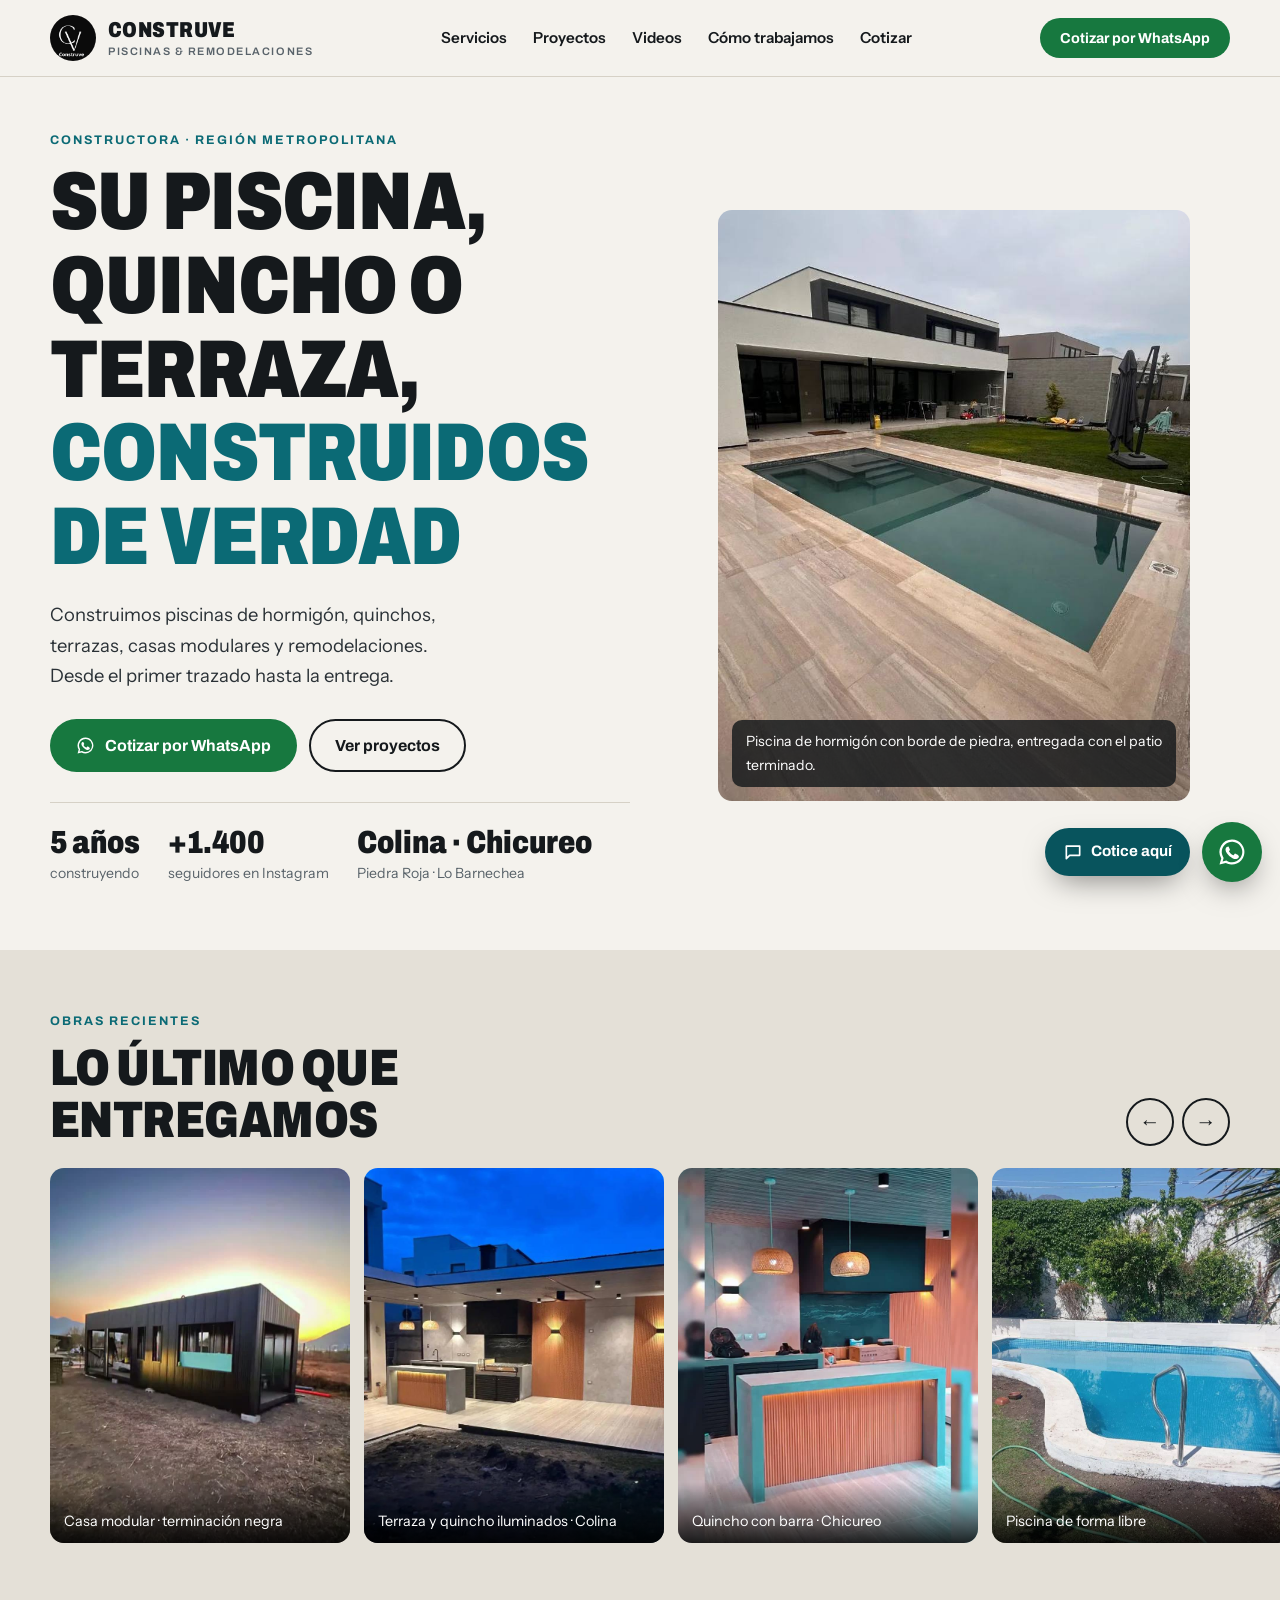
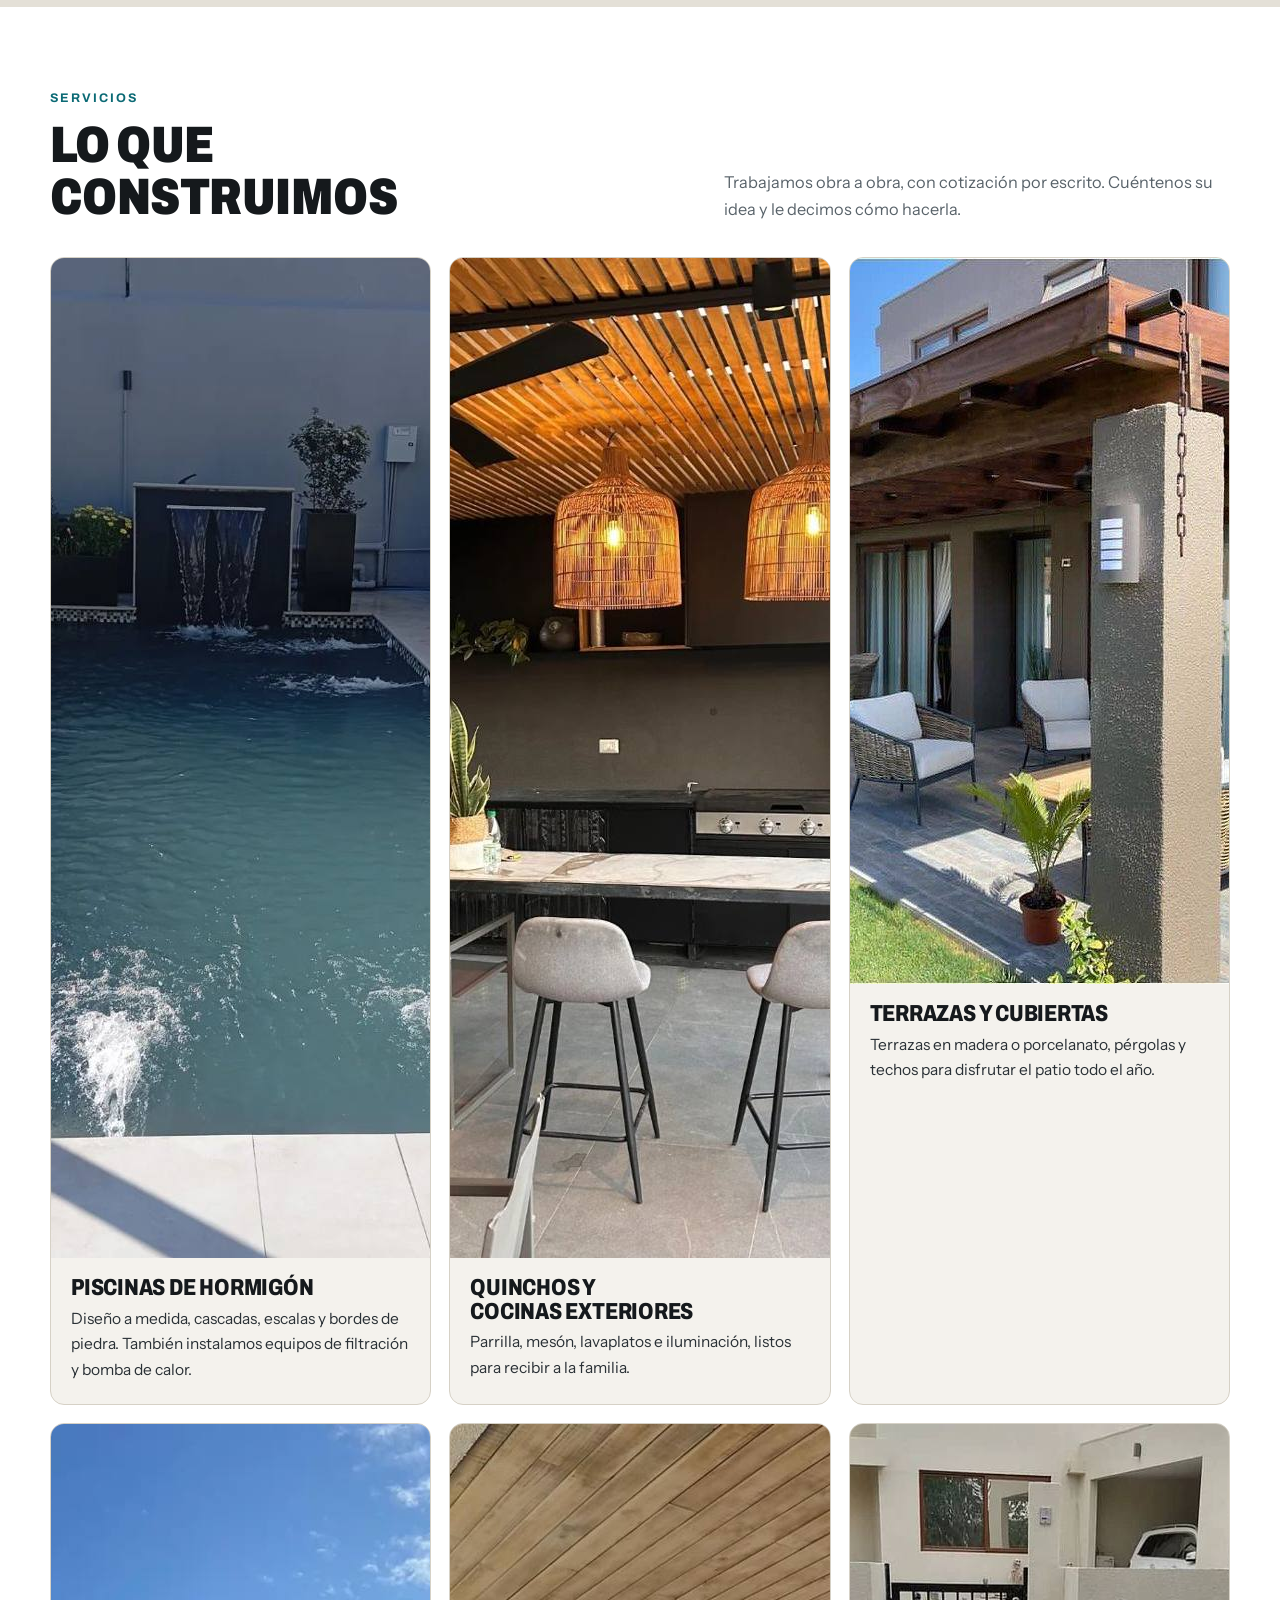
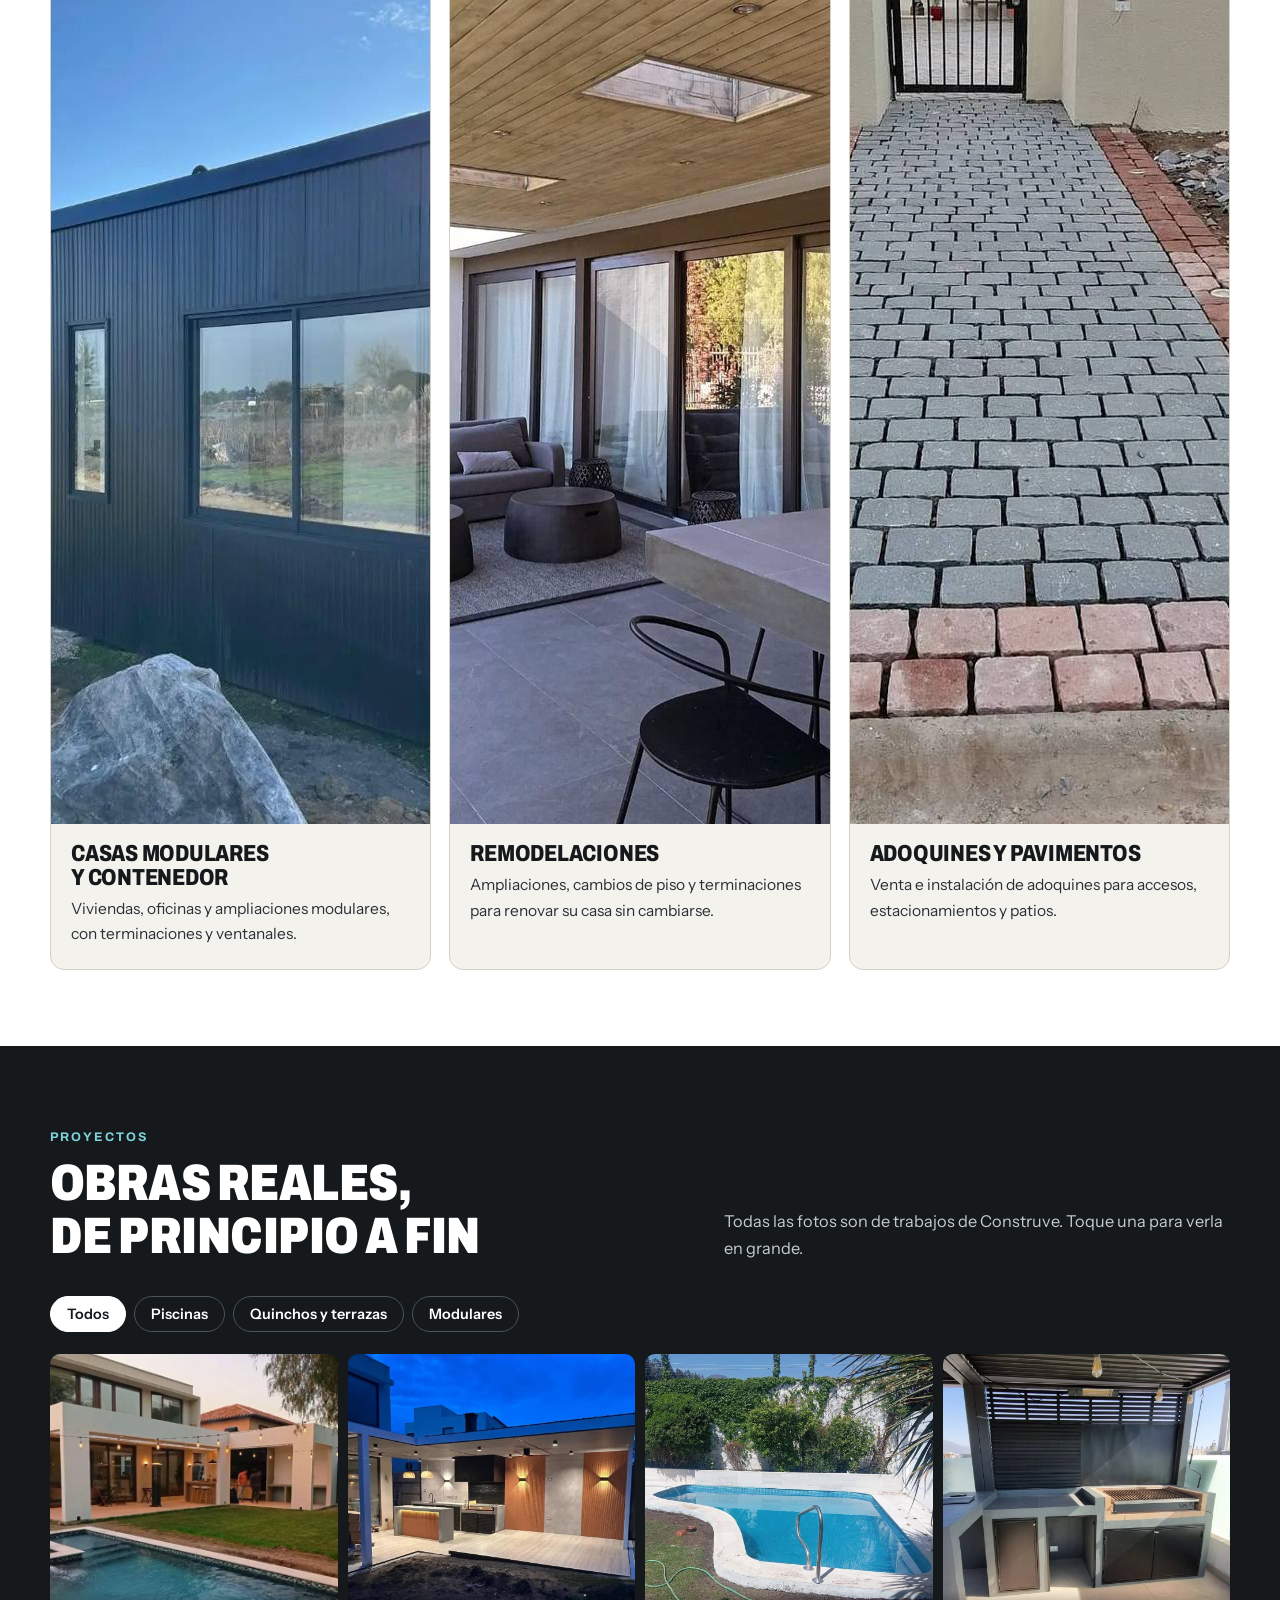
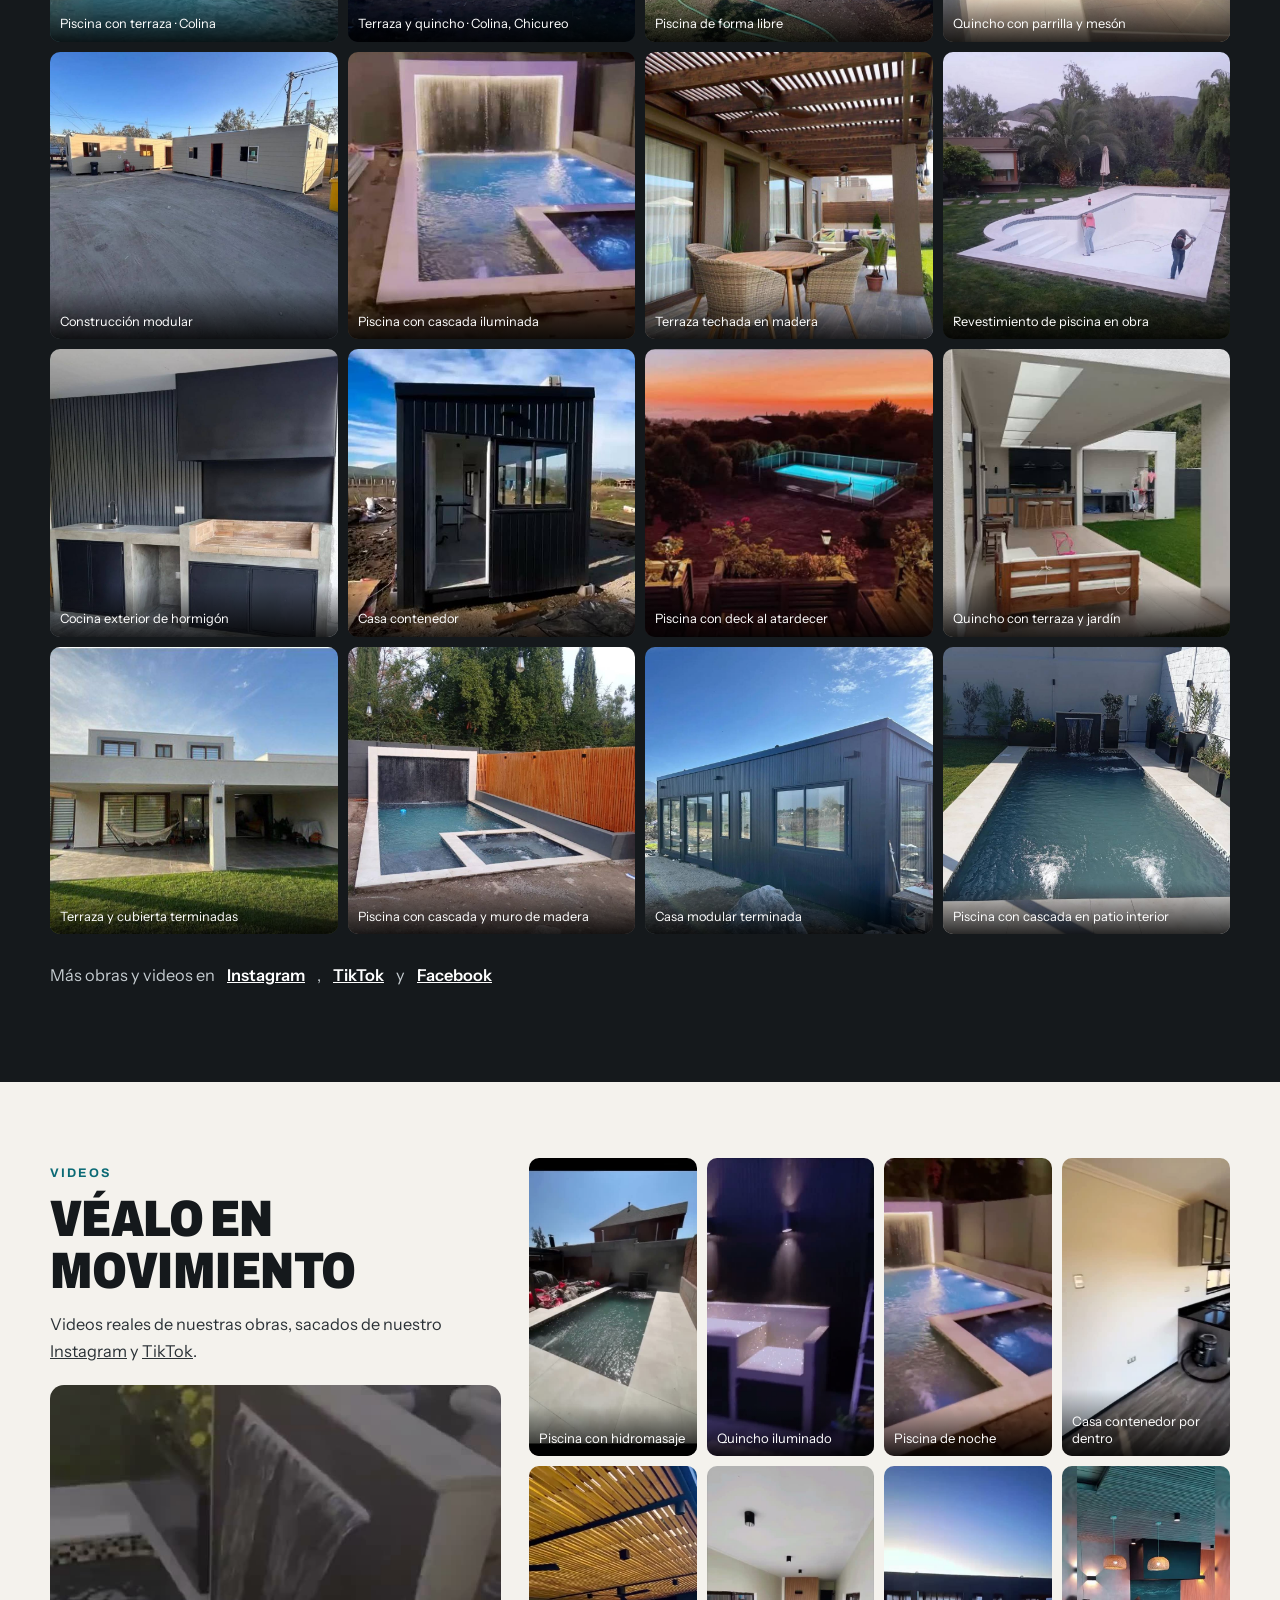
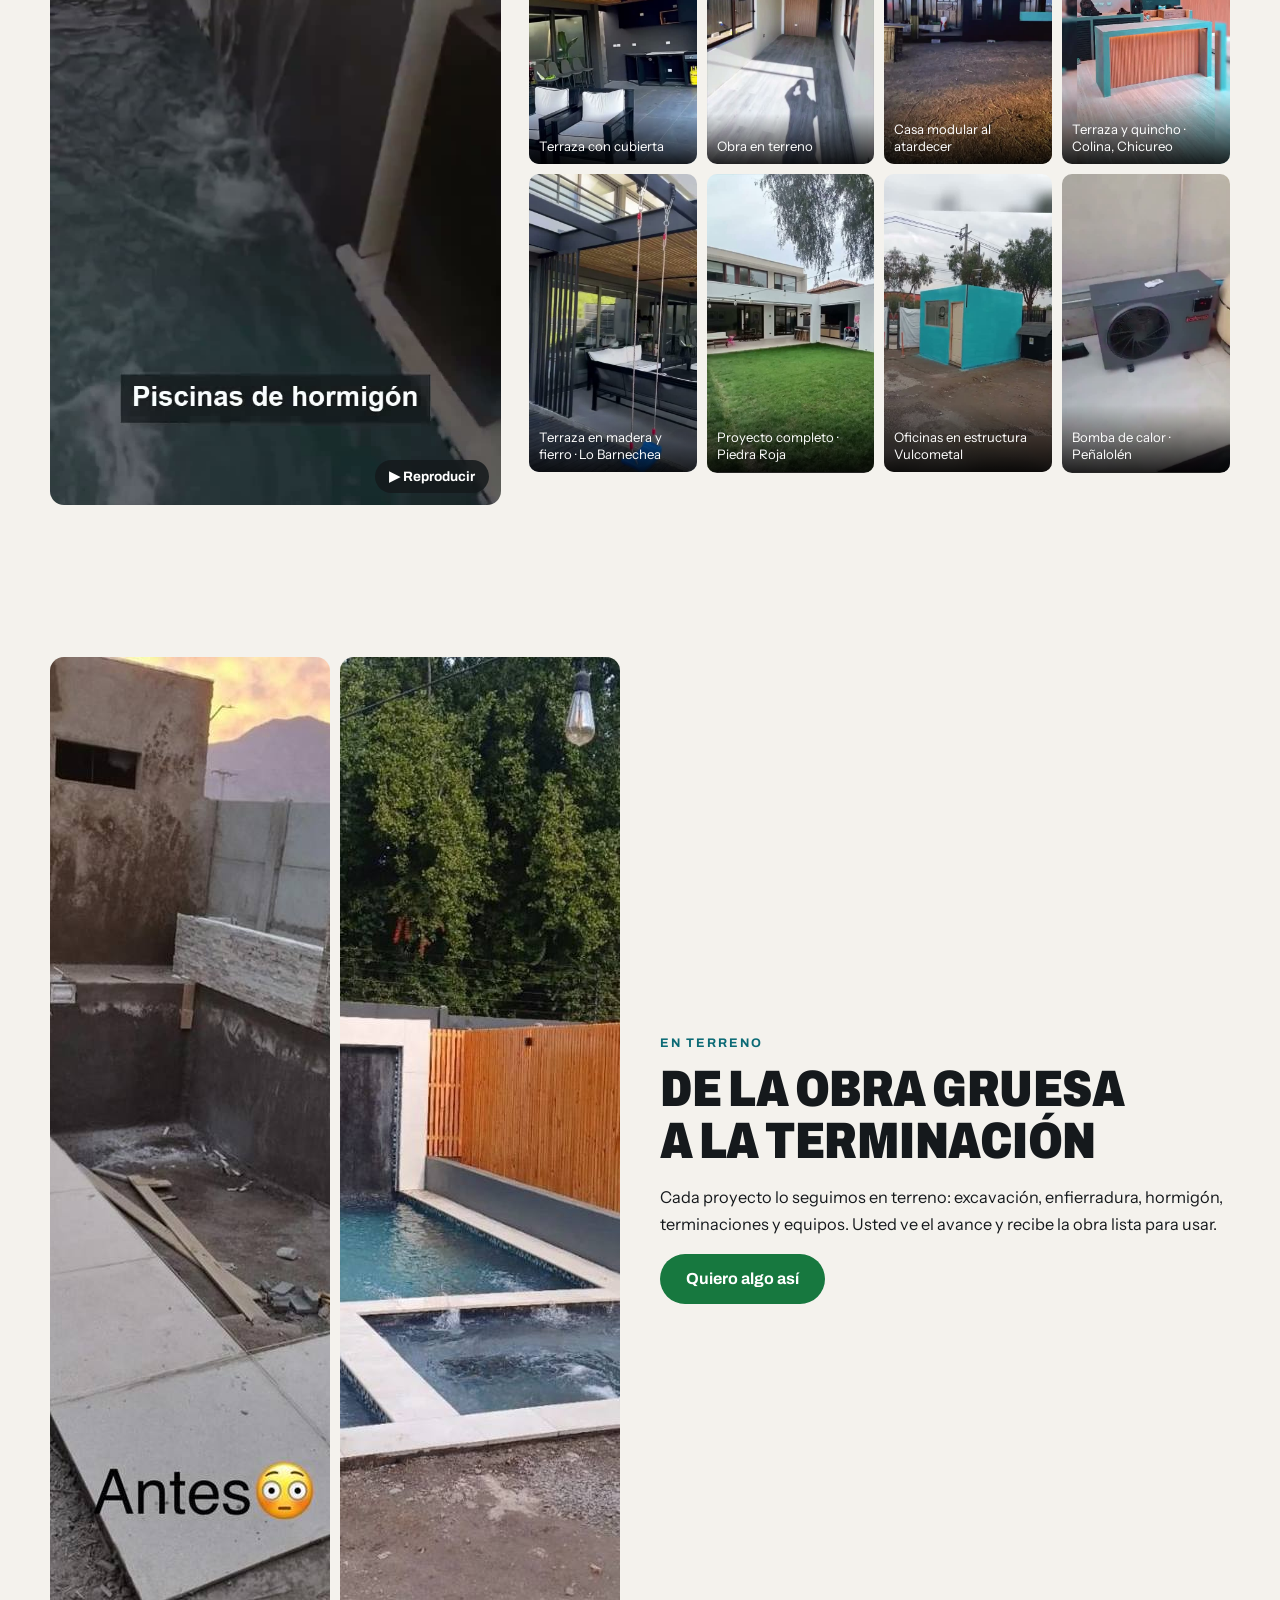
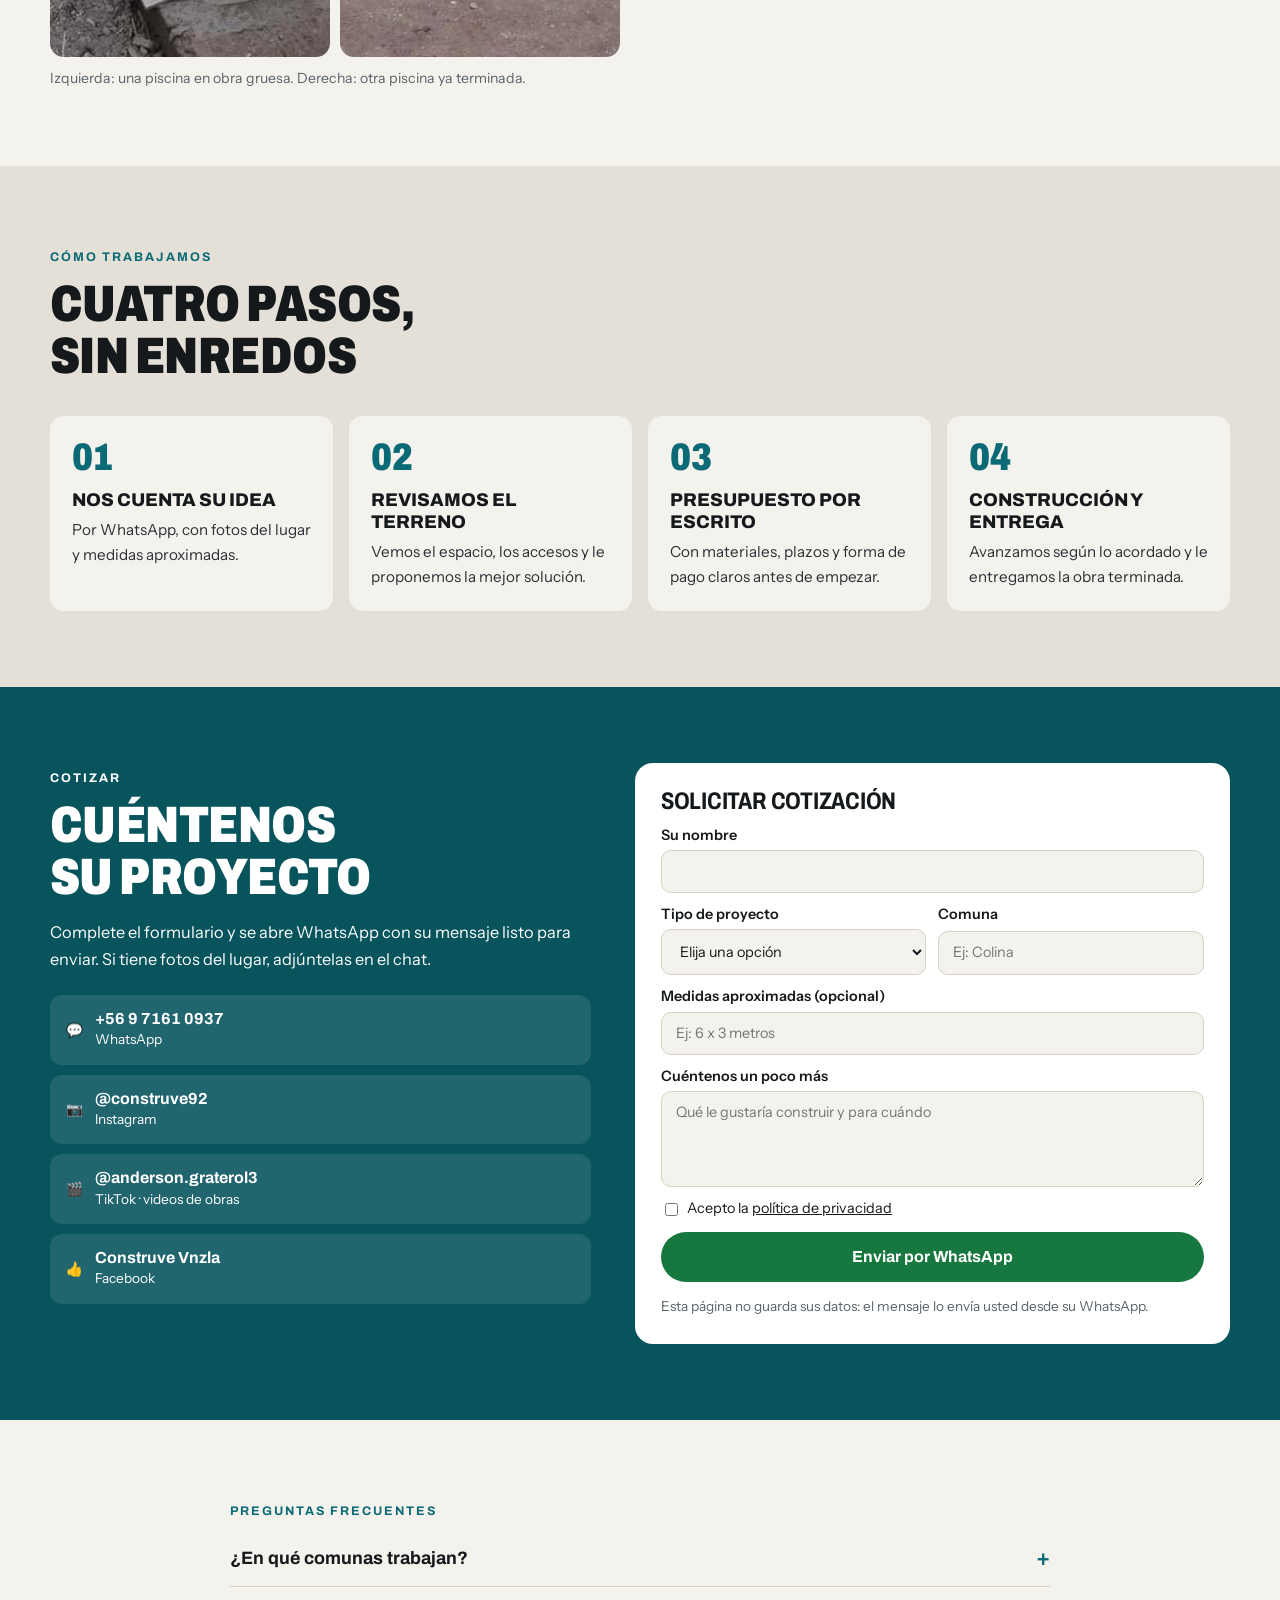
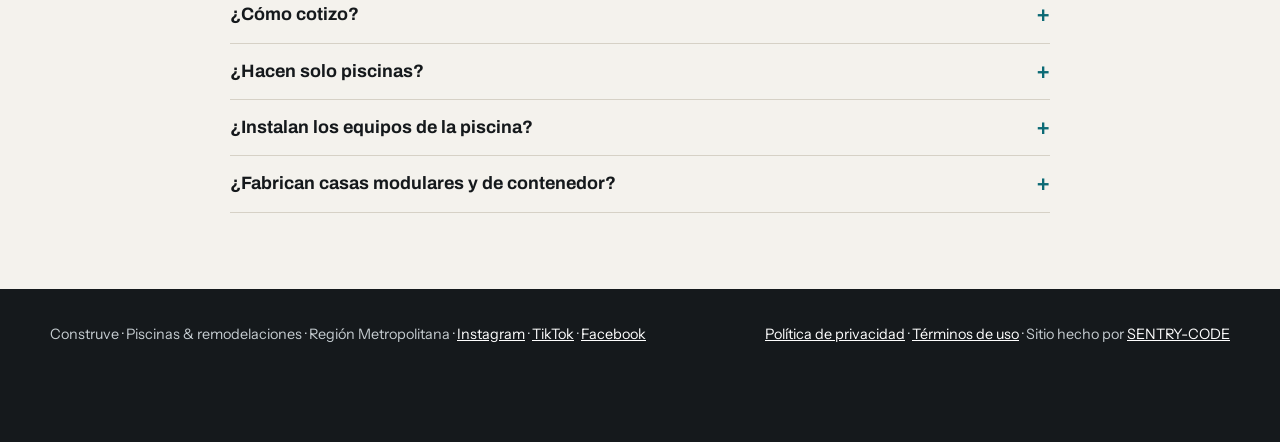
<file: index.html>
<!doctype html>
<html lang="es-CL">
<head>
<meta charset="utf-8">
<meta name="viewport" content="width=device-width,initial-scale=1">
<title>Construve · Piscinas, quinchos y remodelaciones en Santiago</title>
<meta name="description" content="Construcción de piscinas de hormigón, quinchos, terrazas, casas modulares y remodelaciones en Colina, Chicureo, Lo Barnechea y Santiago. Cotice por WhatsApp.">
<link rel="icon" href="favicon.ico" sizes="any"><link rel="icon" type="image/png" href="assets/favicon.png"><link rel="apple-touch-icon" href="assets/apple-touch-icon.png">
<link rel="canonical" href="https://construve.cl/">
<meta property="og:type" content="website"><meta property="og:locale" content="es_CL"><meta property="og:site_name" content="Construve">
<meta property="og:title" content="Construve · Piscinas, quinchos y remodelaciones">
<meta property="og:description" content="Piscinas de hormigón, quinchos, terrazas y casas modulares. 5 años construyendo en Santiago. Cotice por WhatsApp.">
<meta property="og:url" content="https://construve.cl/">
<meta property="og:image" content="https://construve.cl/assets/vista-previa.jpg"><meta property="og:image:width" content="1200"><meta property="og:image:height" content="630">
<meta name="twitter:card" content="summary_large_image">
<link rel="preconnect" href="https://fonts.googleapis.com"><link rel="preconnect" href="https://fonts.gstatic.com" crossorigin>
<link href="https://fonts.googleapis.com/css2?family=Archivo:wdth,wght@75..100,500..900&family=Instrument+Sans:wght@400;500;600&display=swap" rel="stylesheet">
<style>
:root{--tinta:#15191c;--tinta2:#2a3136;--suave:#59636a;--piedra:#f4f2ed;--hormigon:#e4e0d7;--linea:#d6d1c6;--agua:#0b6a75;--agua2:#08545d;--agua-claro:#7fd3dc;--blanco:#fff;--r:14px}
*{box-sizing:border-box}html{scroll-behavior:smooth}
body{margin:0;font:400 1.02rem/1.65 "Instrument Sans",system-ui,sans-serif;color:var(--tinta);background:var(--piedra)}
img{max-width:100%;display:block}a{color:inherit}
.wrap{width:min(1180px,100% - 36px);margin:0 auto}
h1,h2,h3{font-family:"Archivo",system-ui,sans-serif;font-stretch:80%;line-height:1.02;margin:0;letter-spacing:-.01em;text-wrap:balance}
.ojo{display:inline-block;font:700 .78rem/1 "Archivo";letter-spacing:.16em;text-transform:uppercase;color:var(--agua);margin-bottom:14px}
.btn{display:inline-flex;align-items:center;justify-content:center;gap:10px;border-radius:999px;padding:15px 24px;font:700 1rem/1 "Archivo";text-decoration:none;border:2px solid transparent;cursor:pointer;transition:transform .15s,background .15s}
.btn:hover{transform:translateY(-2px)}
.btn-wa{background:#17783f;color:#fff}.btn-wa:hover{background:#126333}
.btn-l{background:transparent;color:var(--tinta);border-color:var(--tinta)}
.btn svg{width:19px;height:19px;flex:none}
/* cabecera */
header.top{position:sticky;top:0;z-index:50;background:rgba(244,242,237,.94);backdrop-filter:blur(8px);border-bottom:1px solid var(--linea)}
.top .wrap{display:flex;align-items:center;justify-content:space-between;gap:16px;height:76px}
.marca{display:flex;align-items:center;gap:12px;text-decoration:none}
.marca img{width:46px;height:46px;border-radius:50%}
.marca b{font:900 1.35rem/1 "Archivo";font-stretch:80%;letter-spacing:.02em;text-transform:uppercase}
.marca small{display:block;font:600 .68rem/1.2 "Archivo";letter-spacing:.14em;text-transform:uppercase;color:var(--suave)}
.top nav{display:flex;gap:26px}.top nav a{text-decoration:none;font:600 .95rem/1 "Instrument Sans"}.top nav a:hover{color:var(--agua)}
.top .btn{padding:11px 18px;font-size:.9rem}
@media (max-width:900px){.top nav{display:none}}
@media (max-width:520px){.top .btn{display:none}}
/* portada */
.hero{padding:48px 0 64px}
.hero .wrap{display:grid;grid-template-columns:1.05fr 1fr;gap:48px;align-items:center}
.hero .wrap>*{min-width:0}
.hero h1{font-size:clamp(2.6rem,6.4vw,5.2rem);font-weight:900;text-transform:uppercase}
.hero h1 span{color:var(--agua)}
.hero p.lead{font-size:1.15rem;color:var(--tinta2);max-width:34ch;margin:22px 0 28px}
.acciones{display:flex;flex-wrap:wrap;gap:12px}
.datos{display:flex;flex-wrap:wrap;gap:10px 28px;margin-top:30px;padding-top:24px;border-top:1px solid var(--linea)}
.datos div{min-width:0}.datos b{display:block;font:900 2rem/1 "Archivo";font-stretch:80%}.datos span{font-size:.88rem;color:var(--suave)}
.foto-hero{position:relative;border-radius:var(--r);overflow:hidden;aspect-ratio:4/5;max-width:100%}
.foto-hero img{width:100%;height:100%;object-fit:cover}
.foto-hero figcaption{position:absolute;left:14px;bottom:14px;right:14px;background:rgba(21,25,28,.82);color:#fff;border-radius:10px;padding:10px 14px;font-size:.88rem}
@media (max-width:900px){.hero .wrap{grid-template-columns:1fr}.foto-hero{aspect-ratio:4/3}}
@media (max-width:600px){.foto-hero figcaption{font-size:.78rem;padding:7px 10px;left:10px;right:auto;bottom:10px;max-width:80%}}
/* asistente: botón del chat */
.chat{position:fixed;right:90px;bottom:24px;z-index:60;display:inline-flex;align-items:center;gap:8px;min-height:48px;padding:0 18px;border-radius:999px;background:var(--agua2);color:#fff;text-decoration:none;font:700 .95rem/1 "Archivo",system-ui,sans-serif;box-shadow:0 12px 30px -10px rgba(0,0,0,.5)}
.chat svg{width:20px;height:20px;fill:none;stroke:currentColor;stroke-width:2;stroke-linejoin:round}
.chat:hover{background:var(--agua)}
@media (max-width:700px){.chat{right:12px;bottom:calc(62px + env(safe-area-inset-bottom,0px))}}
/* carrusel */
.carrusel{padding:56px 0 64px;background:var(--hormigon);overflow:hidden}
.carrusel .cab{margin-bottom:22px}
.flechas{display:flex;gap:8px}
.flechas button{width:48px;height:48px;border-radius:50%;border:2px solid var(--tinta);background:transparent;color:var(--tinta);font-size:1.3rem;cursor:pointer}
.flechas button:hover{background:var(--tinta);color:#fff}
.pista{list-style:none;margin:0;padding:0 max(18px,calc((100% - 1180px)/2));display:flex;gap:14px;overflow-x:auto;scroll-snap-type:x mandatory;scroll-padding:0 max(18px,calc((100% - 1180px)/2));scrollbar-width:none}
.pista::-webkit-scrollbar{display:none}
.pista:focus-visible{outline:3px solid var(--agua);outline-offset:4px}
.sl{flex:0 0 clamp(220px,26vw,300px);scroll-snap-align:start;position:relative;border-radius:var(--r);overflow:hidden;aspect-ratio:4/5;background:#000}
.sl img{width:100%;height:100%;object-fit:cover}
.sl span{position:absolute;left:0;right:0;bottom:0;padding:30px 14px 12px;background:linear-gradient(transparent,rgba(0,0,0,.85));color:#fff;font-size:.9rem;line-height:1.3}
/* servicios */
section{padding:76px 0}
.cab{display:flex;justify-content:space-between;align-items:end;gap:24px;flex-wrap:wrap;margin-bottom:34px}
.cab>*{min-width:0}
.cab h2{font-size:clamp(2rem,4.4vw,3.2rem);font-weight:900;text-transform:uppercase;max-width:18ch}
.cab p{max-width:46ch;color:var(--suave);margin:0}
.servicios{background:var(--blanco)}
.grid-s{display:grid;grid-template-columns:repeat(3,minmax(0,1fr));gap:18px}
.serv{background:var(--piedra);border-radius:var(--r);overflow:hidden;display:flex;flex-direction:column;border:1px solid var(--linea)}
.serv img{aspect-ratio:4/3;width:100%;object-fit:cover}
.serv div{padding:18px 20px 22px}
.serv h3{font-size:1.45rem;font-weight:800;text-transform:uppercase;margin-bottom:6px}
.serv p{margin:0;color:var(--tinta2);font-size:.97rem}
@media (max-width:900px){.grid-s{grid-template-columns:repeat(2,minmax(0,1fr))}}
@media (max-width:560px){.grid-s{grid-template-columns:1fr}}
/* proyectos */
.proyectos{background:var(--tinta);color:#fff}
.proyectos .ojo{color:var(--agua-claro)}.proyectos .cab p{color:#c5ccd0}
.filtros{display:flex;flex-wrap:wrap;gap:8px;margin-bottom:22px}
.filtros button{font:600 .9rem/1 "Instrument Sans";padding:10px 16px;border-radius:999px;border:1px solid #4a545a;background:transparent;color:#fff;cursor:pointer}
.filtros button[aria-pressed="true"]{background:#fff;color:var(--tinta);border-color:#fff}
.galeria{display:grid;grid-template-columns:repeat(4,minmax(0,1fr));gap:10px}
.galeria button{all:unset;cursor:zoom-in;position:relative;border-radius:10px;overflow:hidden;aspect-ratio:1;display:block}
.galeria button:focus-visible{outline:3px solid var(--agua-claro);outline-offset:2px}
.galeria img{width:100%;height:100%;object-fit:cover;transition:transform .3s}
.galeria button:hover img{transform:scale(1.04)}
.galeria span{position:absolute;left:0;right:0;bottom:0;padding:26px 10px 9px;background:linear-gradient(transparent,rgba(0,0,0,.82));font-size:.8rem;line-height:1.3}
@media (max-width:900px){.galeria{grid-template-columns:repeat(3,minmax(0,1fr))}}
@media (max-width:560px){.galeria{grid-template-columns:repeat(2,minmax(0,1fr))}}
dialog{border:0;padding:0;background:transparent;max-width:min(94vw,1000px)}
dialog::backdrop{background:rgba(10,12,14,.9)}
dialog img{max-height:82vh;width:auto;margin:0 auto;border-radius:10px}
dialog p{color:#fff;text-align:center;margin:12px 0 0}
dialog button{position:fixed;top:14px;right:14px;width:46px;height:46px;border-radius:50%;border:0;background:#fff;color:var(--tinta);font-size:1.5rem;cursor:pointer}
.ig{margin-top:28px;display:flex;flex-wrap:wrap;gap:12px;align-items:center;color:#c5ccd0}
.ig a{color:#fff;font-weight:600}
/* videos */
.videos{background:var(--piedra)}
.videos .wrap{display:grid;grid-template-columns:minmax(0,.9fr) minmax(0,1.4fr);gap:28px;align-items:start}
.dest{position:relative;border-radius:var(--r);overflow:hidden;background:#000;aspect-ratio:9/16;max-height:720px;width:100%}
.dest video{width:100%;height:100%;object-fit:cover;display:block}
.dest button{position:absolute;right:12px;bottom:12px;border:0;border-radius:999px;padding:10px 14px;background:rgba(21,25,28,.85);color:#fff;font:700 .85rem/1 "Archivo";cursor:pointer}
.clips{display:grid;grid-template-columns:repeat(4,minmax(0,1fr));gap:10px}
.clip{margin:0;position:relative;border-radius:10px;overflow:hidden;background:#000;aspect-ratio:9/16}
.clip video{width:100%;height:100%;object-fit:cover;display:block}
.clip figcaption{position:absolute;left:0;right:0;bottom:0;padding:24px 10px 9px;background:linear-gradient(transparent,rgba(0,0,0,.85));color:#fff;font-size:.82rem;line-height:1.3}
.clip a{color:#fff}
@media (max-width:900px){.videos .wrap{grid-template-columns:1fr}.dest{max-width:420px;margin:0 auto}}
@media (max-width:1100px){.clips{grid-template-columns:repeat(3,minmax(0,1fr))}}
@media (max-width:560px){.clips{grid-template-columns:repeat(2,minmax(0,1fr))}}
/* antes y después */
.ad .wrap{display:grid;grid-template-columns:1fr 1fr;gap:40px;align-items:center}
.ad .wrap>*{min-width:0}
.ad figure{margin:0;display:grid;grid-template-columns:1fr 1fr;gap:10px}
.ad figure img{border-radius:var(--r);aspect-ratio:4/5;object-fit:cover;width:100%}
.ad figcaption{grid-column:1/-1;font-size:.88rem;color:var(--suave)}
.ad h2{font-size:clamp(2rem,4.4vw,3.2rem);font-weight:900;text-transform:uppercase;margin-bottom:16px}
@media (max-width:900px){.ad .wrap{grid-template-columns:1fr}}
/* pasos */
.pasos{background:var(--hormigon)}
.lista-p{list-style:none;margin:0;padding:0;display:grid;grid-template-columns:repeat(4,minmax(0,1fr));gap:16px;counter-reset:p}
.lista-p li{background:var(--piedra);border-radius:var(--r);padding:22px;counter-increment:p}
.lista-p li::before{content:"0" counter(p);display:block;font:900 2.4rem/1 "Archivo";font-stretch:80%;color:var(--agua);margin-bottom:12px}
.lista-p b{display:block;font:800 1.15rem/1.2 "Archivo";text-transform:uppercase;margin-bottom:6px}
.lista-p p{margin:0;color:var(--tinta2);font-size:.95rem}
@media (max-width:900px){.lista-p{grid-template-columns:repeat(2,minmax(0,1fr))}}
@media (max-width:520px){.lista-p{grid-template-columns:1fr}}
/* cotizar */
.cotizar{background:var(--agua2);color:#fff}
.cotizar .wrap{display:grid;grid-template-columns:1fr 1.1fr;gap:44px;align-items:start}
.cotizar .wrap>*{min-width:0}
.cotizar .ojo{color:#fff}
.cotizar h2{font-size:clamp(2rem,4.4vw,3.2rem);font-weight:900;text-transform:uppercase;margin-bottom:14px}
.cotizar p{color:#fff}
.contacto-d{display:grid;gap:10px;margin-top:22px}
.contacto-d a{display:flex;gap:12px;align-items:center;background:rgba(255,255,255,.1);border-radius:12px;padding:14px 16px;text-decoration:none;min-width:0}
.contacto-d b{display:block;font:700 1rem/1.2 "Archivo";overflow-wrap:anywhere}.contacto-d span{font-size:.85rem;color:#fff}
form.f{background:#fff;color:var(--tinta);border-radius:18px;padding:26px;display:grid;gap:13px}
form.f h3{font-size:1.5rem;text-transform:uppercase}
form.f label{display:grid;gap:6px;font:600 .9rem/1.2 "Instrument Sans";min-width:0}
form.f input,form.f select,form.f textarea{width:100%;min-width:0;font:inherit;font-weight:400;padding:12px 14px;border:1px solid var(--linea);border-radius:10px;background:var(--piedra);color:var(--tinta)}
form.f textarea{min-height:96px;resize:vertical}
form.f .dos{display:grid;grid-template-columns:1fr 1fr;gap:12px}
form.f .dos>*{min-width:0}
form.f small{color:var(--suave)}
.chk{display:flex!important;gap:10px;align-items:flex-start;font-weight:400!important}
.chk input{width:auto!important;margin-top:3px}
@media (max-width:900px){.cotizar .wrap{grid-template-columns:1fr}}
@media (max-width:420px){form.f .dos{grid-template-columns:1fr}}
/* preguntas */
.faq .wrap{max-width:820px}
details{border-bottom:1px solid var(--linea);padding:16px 0}
summary{cursor:pointer;font:700 1.12rem/1.3 "Archivo";list-style:none;display:flex;justify-content:space-between;gap:16px}
summary::after{content:"+";color:var(--agua);font-size:1.4rem;line-height:1}
details[open] summary::after{content:"–"}
details p{margin:10px 0 0;color:var(--tinta2)}
footer{background:var(--tinta);color:#c5ccd0;padding:34px 0 96px;font-size:.9rem}
footer .wrap{display:flex;flex-wrap:wrap;justify-content:space-between;gap:14px}
footer a{color:#fff}
.flota{position:fixed;right:18px;bottom:18px;z-index:60;width:60px;height:60px;border-radius:50%;background:#17783f;display:grid;place-items:center;box-shadow:0 12px 30px -10px rgba(0,0,0,.5)}
.flota svg{width:30px;height:30px;fill:#fff}
.barra{display:none}
@media (max-width:700px){
 .flota{display:none}
 .barra{position:fixed;left:0;right:0;bottom:0;z-index:60;display:grid;grid-template-columns:1fr 1fr;background:var(--tinta);padding-bottom:env(safe-area-inset-bottom)}
 .barra a{display:flex;justify-content:center;align-items:center;gap:8px;padding:15px 6px;color:#fff;text-decoration:none;font:700 .95rem/1 "Archivo"}
 .barra a.wa{background:#17783f}
 footer{padding-bottom:110px}
}
@media (prefers-reduced-motion:reduce){*{transition:none!important;scroll-behavior:auto!important}}
</style>
<link rel="stylesheet" href="asistente.css">
</head>
<body>
<header class="top"><div class="wrap">
  <a class="marca" href="#inicio"><img src="assets/logo.jpg" alt="Logo de Construve" width="46" height="46"><span><b>Construve</b><small>Piscinas &amp; remodelaciones</small></span></a>
  <nav aria-label="Secciones"><a href="#servicios">Servicios</a><a href="#proyectos">Proyectos</a><a href="#videos">Videos</a><a href="#como">Cómo trabajamos</a><a href="#cotizar">Cotizar</a></nav>
  <a class="btn btn-wa" href="https://wa.me/56971610937?text=Hola%2C%20vi%20su%20p%C3%A1gina%20y%20quiero%20cotizar%20un%20proyecto." target="_blank" rel="noopener">Cotizar por WhatsApp</a>
</div></header>

<main id="inicio">
<section class="hero"><div class="wrap">
  <div>
    <span class="ojo">Constructora · Región Metropolitana</span>
    <h1>Su piscina, quincho o terraza, <span>construidos de verdad</span></h1>
    <p class="lead">Construimos piscinas de hormigón, quinchos, terrazas, casas modulares y remodelaciones. Desde el primer trazado hasta la entrega.</p>
    <div class="acciones">
      <a class="btn btn-wa" href="https://wa.me/56971610937?text=Hola%2C%20vi%20su%20p%C3%A1gina%20y%20quiero%20cotizar%20un%20proyecto." target="_blank" rel="noopener"><svg viewBox="0 0 24 24" aria-hidden="true" fill="currentColor"><path d="M12 2a10 10 0 0 0-8.6 15.1L2 22l5-1.3A10 10 0 1 0 12 2Zm0 18.2c-1.5 0-3-.4-4.2-1.2l-.3-.2-3 .8.8-2.9-.2-.3A8.2 8.2 0 1 1 12 20.2Zm4.5-6.1c-.2-.1-1.5-.7-1.7-.8-.2-.1-.4-.1-.6.1l-.8 1c-.1.2-.3.2-.5.1a6.7 6.7 0 0 1-3.3-2.9c-.3-.4.3-.4.7-1.3.1-.2 0-.3 0-.4l-.8-1.8c-.2-.5-.4-.4-.6-.4h-.5a1 1 0 0 0-.7.3 3 3 0 0 0-.9 2.2 5.2 5.2 0 0 0 1.1 2.7 11.8 11.8 0 0 0 4.5 4c1.7.7 2.4.8 3.2.6.5-.1 1.5-.6 1.7-1.2.2-.6.2-1.1.2-1.2-.1-.1-.3-.2-.5-.3Z"/></svg>Cotizar por WhatsApp</a>
      <a class="btn btn-l" href="#proyectos">Ver proyectos</a>
    </div>
    <div class="datos">
      <div><b>5 años</b><span>construyendo</span></div>
      <div><b>+1.400</b><span>seguidores en Instagram</span></div>
      <div><b>Colina · Chicureo</b><span>Piedra Roja · Lo Barnechea</span></div>
    </div>
  </div>
  <figure class="foto-hero"><img src="assets/portada.jpg" alt="Piscina de hormigón con borde de travertino junto a una casa de dos pisos" width="1000" height="1000"><figcaption>Piscina de hormigón con borde de piedra, entregada con el patio terminado.</figcaption></figure>
</div></section>

<section class="carrusel" aria-label="Obras recientes"><div class="wrap">
  <div class="cab"><div><span class="ojo">Obras recientes</span><h2>Lo último que entregamos</h2></div>
  <div class="flechas"><button type="button" id="cprev" aria-label="Obra anterior">←</button><button type="button" id="cnext" aria-label="Obra siguiente">→</button></div></div>
</div>
  <ul class="pista" id="pista" tabindex="0"><li class="sl"><img src="assets/carrusel/modular-atardecer.jpg" alt="Casa modular · terminación negra" loading="eager" width="800" height="1000"><span>Casa modular · terminación negra</span></li><li class="sl"><img src="assets/quincho-noche.jpg" alt="Terraza y quincho iluminados · Colina" loading="eager" width="800" height="1000"><span>Terraza y quincho iluminados · Colina</span></li><li class="sl"><img src="assets/carrusel/quincho-naranja.jpg" alt="Quincho con barra · Chicureo" loading="eager" width="800" height="1000"><span>Quincho con barra · Chicureo</span></li><li class="sl"><img src="assets/piscina-curva.jpg" alt="Piscina de forma libre" loading="lazy" width="800" height="1000"><span>Piscina de forma libre</span></li><li class="sl"><img src="assets/carrusel/piedra-roja-cocina.jpg" alt="Cocina exterior · Piedra Roja" loading="lazy" width="800" height="1000"><span>Cocina exterior · Piedra Roja</span></li><li class="sl"><img src="assets/quincho-negro.jpg" alt="Quincho con parrilla y mesón" loading="lazy" width="800" height="1000"><span>Quincho con parrilla y mesón</span></li><li class="sl"><img src="assets/carrusel/modular-estructura.jpg" alt="Estructura de casa modular" loading="lazy" width="800" height="1000"><span>Estructura de casa modular</span></li><li class="sl"><img src="assets/modulares.jpg" alt="Casa modular terminada" loading="lazy" width="800" height="1000"><span>Casa modular terminada</span></li><li class="sl"><img src="assets/carrusel/piedra-roja-quincho.jpg" alt="Quincho y piscina · Piedra Roja" loading="lazy" width="800" height="1000"><span>Quincho y piscina · Piedra Roja</span></li><li class="sl"><img src="assets/terraza-cubierta.jpg" alt="Living exterior bajo cubierta" loading="lazy" width="800" height="1000"><span>Living exterior bajo cubierta</span></li><li class="sl"><img src="assets/carrusel/adoquin-camino.jpg" alt="Camino de adoquines" loading="lazy" width="800" height="1000"><span>Camino de adoquines</span></li><li class="sl"><img src="assets/piscina-cascada.jpg" alt="Piscina con cascada y muro de madera" loading="lazy" width="800" height="1000"><span>Piscina con cascada y muro de madera</span></li><li class="sl"><img src="assets/carrusel/terraza-piscina-barnechea.jpg" alt="Terraza y piscina · Lo Barnechea" loading="lazy" width="800" height="1000"><span>Terraza y piscina · Lo Barnechea</span></li><li class="sl"><img src="assets/carrusel/modular-interior.jpg" alt="Interior de casa modular" loading="lazy" width="800" height="1000"><span>Interior de casa modular</span></li><li class="sl"><img src="assets/carrusel/piscina-santiago.jpg" alt="Piscina terminada · Santiago" loading="lazy" width="800" height="1000"><span>Piscina terminada · Santiago</span></li></ul>
</section>

<section class="servicios" id="servicios"><div class="wrap">
  <div class="cab"><div><span class="ojo">Servicios</span><h2>Lo que construimos</h2></div><p>Trabajamos obra a obra, con cotización por escrito. Cuéntenos su idea y le decimos cómo hacerla.</p></div>
  <div class="grid-s">
    <article class="serv"><img src="assets/piscinas.jpg" alt="Piscina rectangular con cascada en un patio" loading="lazy" width="1000" height="1000"><div><h3>Piscinas de hormigón</h3><p>Diseño a medida, cascadas, escalas y bordes de piedra. También instalamos equipos de filtración y bomba de calor.</p></div></article>
    <article class="serv"><img src="assets/quinchos.jpg" alt="Quincho con cubierta de madera, barra y lámparas" loading="lazy" width="1000" height="1000"><div><h3>Quinchos y cocinas exteriores</h3><p>Parrilla, mesón, lavaplatos e iluminación, listos para recibir a la familia.</p></div></article>
    <article class="serv"><img src="assets/terrazas.jpg" alt="Terraza techada con estructura de madera y comedor exterior" loading="lazy" width="722" height="726"><div><h3>Terrazas y cubiertas</h3><p>Terrazas en madera o porcelanato, pérgolas y techos para disfrutar el patio todo el año.</p></div></article>
    <article class="serv"><img src="assets/modulares.jpg" alt="Casa modular de revestimiento negro con ventanales" loading="lazy" width="1000" height="1000"><div><h3>Casas modulares y contenedor</h3><p>Viviendas, oficinas y ampliaciones modulares, con terminaciones y ventanales.</p></div></article>
    <article class="serv"><img src="assets/terraza-cubierta.jpg" alt="Living exterior bajo cubierta de madera con ventanales" loading="lazy" width="800" height="1000"><div><h3>Remodelaciones</h3><p>Ampliaciones, cambios de piso y terminaciones para renovar su casa sin cambiarse.</p></div></article>
    <article class="serv"><img src="assets/adoquines.jpg" alt="Acceso de adoquines grises con borde de ladrillo" loading="lazy" width="1000" height="1000"><div><h3>Adoquines y pavimentos</h3><p>Venta e instalación de adoquines para accesos, estacionamientos y patios.</p></div></article>
  </div>
</div></section>

<section class="proyectos" id="proyectos"><div class="wrap">
  <div class="cab"><div><span class="ojo">Proyectos</span><h2>Obras reales, de principio a fin</h2></div><p>Todas las fotos son de trabajos de Construve. Toque una para verla en grande.</p></div>
  <div class="filtros" role="group" aria-label="Filtrar proyectos">
    <button type="button" data-f="todos" aria-pressed="true">Todos</button><button type="button" data-f="piscina" aria-pressed="false">Piscinas</button><button type="button" data-f="quincho" aria-pressed="false">Quinchos y terrazas</button><button type="button" data-f="modular" aria-pressed="false">Modulares</button>
  </div>
  <div class="galeria" id="galeria"></div>
  <p class="ig">Más obras y videos en <a href="https://www.instagram.com/construve92/" target="_blank" rel="noopener">Instagram</a>, <a href="https://www.tiktok.com/@anderson.graterol3" target="_blank" rel="noopener">TikTok</a> y <a href="https://www.facebook.com/profile.php?id=61559002813540" target="_blank" rel="noopener">Facebook</a></p>
</div></section>

<section class="videos" id="videos"><div class="wrap">
  <div>
    <span class="ojo">Videos</span>
    <h2 style="font-size:clamp(2rem,4.4vw,3.2rem);font-weight:900;text-transform:uppercase;margin-bottom:14px">Véalo en movimiento</h2>
    <p style="color:var(--tinta2);margin:0 0 20px">Videos reales de nuestras obras, sacados de nuestro <a href="https://www.instagram.com/construve92/" target="_blank" rel="noopener">Instagram</a> y <a href="https://www.tiktok.com/@anderson.graterol3" target="_blank" rel="noopener">TikTok</a>.</p>
    <div class="dest"><video id="vdest" muted loop playsinline preload="metadata" poster="assets/videos/destacado.jpg" src="assets/videos/destacado.mp4" aria-label="Resumen de obras de Construve"></video><button type="button" id="vplay">▶ Reproducir</button></div>
  </div>
  <div class="clips"><figure class="clip"><video muted loop playsinline preload="none" poster="assets/videos/cascada.jpg" data-src="assets/videos/cascada.mp4" aria-label="Piscina con hidromasaje"></video><figcaption>Piscina con hidromasaje</figcaption></figure><figure class="clip"><video muted loop playsinline preload="none" poster="assets/videos/quincho-luz.jpg" data-src="assets/videos/quincho-luz.mp4" aria-label="Quincho iluminado"></video><figcaption>Quincho iluminado</figcaption></figure><figure class="clip"><video muted loop playsinline preload="none" poster="assets/videos/piscina-noche.jpg" data-src="assets/videos/piscina-noche.mp4" aria-label="Piscina de noche"></video><figcaption>Piscina de noche</figcaption></figure><figure class="clip"><video muted loop playsinline preload="none" poster="assets/videos/contenedor.jpg" data-src="assets/videos/contenedor.mp4" aria-label="Casa contenedor por dentro"></video><figcaption>Casa contenedor por dentro</figcaption></figure><figure class="clip"><video muted loop playsinline preload="none" poster="assets/videos/terraza.jpg" data-src="assets/videos/terraza.mp4" aria-label="Terraza con cubierta"></video><figcaption>Terraza con cubierta</figcaption></figure><figure class="clip"><video muted loop playsinline preload="none" poster="assets/videos/obra-contenedor.jpg" data-src="assets/videos/obra-contenedor.mp4" aria-label="Obra en terreno"></video><figcaption>Obra en terreno</figcaption></figure><figure class="clip"><video muted loop playsinline preload="none" poster="assets/videos/tt-modular-atardecer.jpg" data-src="assets/videos/tt-modular-atardecer.mp4" aria-label="Casa modular al atardecer"></video><figcaption>Casa modular al atardecer</figcaption></figure><figure class="clip"><video muted loop playsinline preload="none" poster="assets/videos/tt-quincho-colina.jpg" data-src="assets/videos/tt-quincho-colina.mp4" aria-label="Terraza y quincho · Colina, Chicureo"></video><figcaption>Terraza y quincho · Colina, Chicureo</figcaption></figure><figure class="clip"><video muted loop playsinline preload="none" poster="assets/videos/tt-terraza-barnechea.jpg" data-src="assets/videos/tt-terraza-barnechea.mp4" aria-label="Terraza en madera y fierro · Lo Barnechea"></video><figcaption>Terraza en madera y fierro · Lo Barnechea</figcaption></figure><figure class="clip"><video muted loop playsinline preload="none" poster="assets/videos/tt-piedra-roja.jpg" data-src="assets/videos/tt-piedra-roja.mp4" aria-label="Proyecto completo · Piedra Roja"></video><figcaption>Proyecto completo · Piedra Roja</figcaption></figure><figure class="clip"><video muted loop playsinline preload="none" poster="assets/videos/tt-oficinas.jpg" data-src="assets/videos/tt-oficinas.mp4" aria-label="Oficinas en estructura Vulcometal"></video><figcaption>Oficinas en estructura Vulcometal</figcaption></figure><figure class="clip"><video muted loop playsinline preload="none" poster="assets/videos/tt-bomba-calor.jpg" data-src="assets/videos/tt-bomba-calor.mp4" aria-label="Bomba de calor · Peñalolén"></video><figcaption>Bomba de calor · Peñalolén</figcaption></figure></div>
</div></section>

<section class="ad"><div class="wrap">
  <figure><img src="assets/remodelacion-antes.jpg" alt="Piscina en obra gruesa antes de las terminaciones" loading="lazy" width="800" height="1000"><img src="assets/piscina-cascada.jpg" alt="Piscina terminada con cascada y muro de madera" loading="lazy" width="1000" height="1000"><figcaption>Izquierda: una piscina en obra gruesa. Derecha: otra piscina ya terminada.</figcaption></figure>
  <div><span class="ojo">En terreno</span><h2>De la obra gruesa a la terminación</h2><p>Cada proyecto lo seguimos en terreno: excavación, enfierradura, hormigón, terminaciones y equipos. Usted ve el avance y recibe la obra lista para usar.</p><p><a class="btn btn-wa" href="#cotizar">Quiero algo así</a></p></div>
</div></section>

<section class="pasos" id="como"><div class="wrap">
  <div class="cab"><div><span class="ojo">Cómo trabajamos</span><h2>Cuatro pasos, sin enredos</h2></div></div>
  <ol class="lista-p">
    <li><b>Nos cuenta su idea</b><p>Por WhatsApp, con fotos del lugar y medidas aproximadas.</p></li>
    <li><b>Revisamos el terreno</b><p>Vemos el espacio, los accesos y le proponemos la mejor solución.</p></li>
    <li><b>Presupuesto por escrito</b><p>Con materiales, plazos y forma de pago claros antes de empezar.</p></li>
    <li><b>Construcción y entrega</b><p>Avanzamos según lo acordado y le entregamos la obra terminada.</p></li>
  </ol>
</div></section>

<section class="cotizar" id="cotizar"><div class="wrap">
  <div>
    <span class="ojo">Cotizar</span>
    <h2>Cuéntenos su proyecto</h2>
    <p>Complete el formulario y se abre WhatsApp con su mensaje listo para enviar. Si tiene fotos del lugar, adjúntelas en el chat.</p>
    <div class="contacto-d">
      <a href="https://wa.me/56971610937" target="_blank" rel="noopener"><span aria-hidden="true">💬</span><span><b>+56 9 7161 0937</b><span>WhatsApp</span></span></a>
      <a href="https://www.instagram.com/construve92/" target="_blank" rel="noopener"><span aria-hidden="true">📷</span><span><b>@construve92</b><span>Instagram</span></span></a>
      <a href="https://www.tiktok.com/@anderson.graterol3" target="_blank" rel="noopener"><span aria-hidden="true">🎬</span><span><b>@anderson.graterol3</b><span>TikTok · videos de obras</span></span></a>
      <a href="https://www.facebook.com/profile.php?id=61559002813540" target="_blank" rel="noopener"><span aria-hidden="true">👍</span><span><b>Construve Vnzla</b><span>Facebook</span></span></a>
    </div>
  </div>
  <form class="f" id="f" novalidate>
    <h3>Solicitar cotización</h3>
    <label>Su nombre<input id="fn" required minlength="2" maxlength="80" autocomplete="name"></label>
    <div class="dos">
      <label>Tipo de proyecto<select id="ft" required><option value="">Elija una opción</option><option>Piscina</option><option>Quincho o cocina exterior</option><option>Terraza o cubierta</option><option>Casa modular o contenedor</option><option>Remodelación</option><option>Adoquines o pavimento</option><option>Otro</option></select></label>
      <label>Comuna<input id="fc" required minlength="3" maxlength="60" placeholder="Ej: Colina"></label>
    </div>
    <label>Medidas aproximadas (opcional)<input id="fm" maxlength="80" placeholder="Ej: 6 x 3 metros"></label>
    <label>Cuéntenos un poco más<textarea id="fd" required minlength="10" maxlength="1500" placeholder="Qué le gustaría construir y para cuándo"></textarea></label>
    <label class="chk"><input type="checkbox" id="fa" required> <span>Acepto la <a href="privacidad.html">política de privacidad</a></span></label>
    <button class="btn btn-wa" type="submit">Enviar por WhatsApp</button>
    <small>Esta página no guarda sus datos: el mensaje lo envía usted desde su WhatsApp.</small>
  </form>
</div></section>

<section class="faq"><div class="wrap">
  <span class="ojo">Preguntas frecuentes</span>
  <details><summary>¿En qué comunas trabajan?</summary><p>Construimos piscinas en todo Santiago. Tenemos obras en Colina, Chicureo, Piedra Roja, Lo Barnechea y Peñalolén, entre otras comunas. Escríbanos con su comuna y le confirmamos.</p></details>
  <details><summary>¿Cómo cotizo?</summary><p>Por WhatsApp o con el formulario de esta página. Mientras más fotos y medidas nos envíe, más rápido le respondemos.</p></details>
  <details><summary>¿Hacen solo piscinas?</summary><p>No. También construimos quinchos, terrazas, casas modulares y contenedor, remodelaciones e instalamos adoquines. Además hacemos obras mayores: oficinas en estructura de acero Vulcometal y trabajos en el colegio Andalién de Colina.</p></details>
  <details><summary>¿Instalan los equipos de la piscina?</summary><p>Sí, instalamos equipos de filtración y bombas de calor para temperar el agua, por ejemplo en una piscina que construimos en Peñalolén.</p></details>
  <details><summary>¿Fabrican casas modulares y de contenedor?</summary><p>Sí. Las fabricamos con estructura metálica, revestimiento exterior, ventanales, cocina y baño terminados. Escríbanos con los metros que necesita.</p></details>
</div></section>
</main>

<footer><div class="wrap"><span>Construve · Piscinas &amp; remodelaciones · Región Metropolitana · <a href="https://www.instagram.com/construve92/" target="_blank" rel="noopener">Instagram</a> · <a href="https://www.tiktok.com/@anderson.graterol3" target="_blank" rel="noopener">TikTok</a> · <a href="https://www.facebook.com/profile.php?id=61559002813540" target="_blank" rel="noopener">Facebook</a></span><span><a href="privacidad.html">Política de privacidad</a> · <a href="terminos.html">Términos de uso</a> · Sitio hecho por <a href="https://sentry-code.cl" target="_blank" rel="noopener">SENTRY-CODE</a></span></div></footer>

<a class="chat fab" href="#cotizar"><svg viewBox="0 0 24 24" aria-hidden="true"><path d="M4 5h16v11H8l-4 4V5Z"/></svg><span class="fab-txt">Cotice aquí</span></a>
<a class="flota" href="https://wa.me/56971610937?text=Hola%2C%20vi%20su%20p%C3%A1gina%20y%20quiero%20cotizar%20un%20proyecto." target="_blank" rel="noopener" aria-label="Escribir por WhatsApp"><svg viewBox="0 0 24 24" aria-hidden="true"><path d="M12 2a10 10 0 0 0-8.6 15.1L2 22l5-1.3A10 10 0 1 0 12 2Zm0 18.2c-1.5 0-3-.4-4.2-1.2l-.3-.2-3 .8.8-2.9-.2-.3A8.2 8.2 0 1 1 12 20.2Zm4.5-6.1c-.2-.1-1.5-.7-1.7-.8-.2-.1-.4-.1-.6.1l-.8 1c-.1.2-.3.2-.5.1a6.7 6.7 0 0 1-3.3-2.9c-.3-.4.3-.4.7-1.3.1-.2 0-.3 0-.4l-.8-1.8c-.2-.5-.4-.4-.6-.4h-.5a1 1 0 0 0-.7.3 3 3 0 0 0-.9 2.2 5.2 5.2 0 0 0 1.1 2.7 11.8 11.8 0 0 0 4.5 4c1.7.7 2.4.8 3.2.6.5-.1 1.5-.6 1.7-1.2.2-.6.2-1.1.2-1.2-.1-.1-.3-.2-.5-.3Z"/></svg></a>
<nav class="barra" aria-label="Acciones rápidas"><a href="#proyectos">Ver obras</a><a class="wa" href="https://wa.me/56971610937?text=Hola%2C%20vi%20su%20p%C3%A1gina%20y%20quiero%20cotizar%20un%20proyecto." target="_blank" rel="noopener">Cotizar por WhatsApp</a></nav>

<dialog id="visor" aria-label="Foto del proyecto"><button type="button" id="cerrar" aria-label="Cerrar">×</button><img id="vimg" alt=""><p id="vtxt"></p></dialog>

<script>
const OBRAS=[
 ["piscina-casa","piscina","Piscina con terraza · Colina"],
 ["quincho-noche","quincho","Terraza y quincho · Colina, Chicureo"],
 ["piscina-curva","piscina","Piscina de forma libre"],
 ["quincho-negro","quincho","Quincho con parrilla y mesón"],
 ["modulares-obra","modular","Construcción modular"],
 ["piscina-noche","piscina","Piscina con cascada iluminada"],
 ["terraza-madera","quincho","Terraza techada en madera"],
 ["piscina-obra","piscina","Revestimiento de piscina en obra"],
 ["quincho-gris","quincho","Cocina exterior de hormigón"],
 ["contenedor","modular","Casa contenedor"],
 ["piscina-atardecer","piscina","Piscina con deck al atardecer"],
 ["quincho-blanco","quincho","Quincho con terraza y jardín"],
 ["casa-terminada","quincho","Terraza y cubierta terminadas"],
 ["piscina-cascada","piscina","Piscina con cascada y muro de madera"],
 ["modulares","modular","Casa modular terminada"],
 ["piscinas","piscina","Piscina con cascada en patio interior"]
];
const g=document.getElementById('galeria'),v=document.getElementById('visor');
g.innerHTML=OBRAS.map(([f,t,txt])=>`<button type="button" data-t="${t}" data-f="${f}" data-txt="${txt}"><img src="assets/${f}.jpg" alt="${txt}" loading="lazy"><span>${txt}</span></button>`).join('');
g.addEventListener('click',e=>{const b=e.target.closest('button');if(!b)return;document.getElementById('vimg').src='assets/'+b.dataset.f+'.jpg';document.getElementById('vimg').alt=b.dataset.txt;document.getElementById('vtxt').textContent=b.dataset.txt;v.showModal()});
document.getElementById('cerrar').onclick=()=>v.close();
v.addEventListener('click',e=>{if(e.target===v)v.close()});
document.querySelectorAll('.filtros button').forEach(b=>b.onclick=()=>{document.querySelectorAll('.filtros button').forEach(x=>x.setAttribute('aria-pressed',x===b));const f=b.dataset.f;g.querySelectorAll('button').forEach(x=>x.hidden=!(f==='todos'||x.dataset.t===f))});
document.getElementById('f').addEventListener('submit',ev=>{ev.preventDefault();const f=ev.target;if(!f.checkValidity()){f.reportValidity();return}
 const v=id=>document.getElementById(id).value.trim();
 const m='Hola, quiero cotizar un proyecto.\nNombre: '+v('fn')+'\nProyecto: '+v('ft')+'\nComuna: '+v('fc')+(v('fm')?'\nMedidas: '+v('fm'):'')+'\n\n'+v('fd');
 window.open('https://wa.me/56971610937?text='+encodeURIComponent(m),'_blank','noopener')});
const quieto=matchMedia('(prefers-reduced-motion: reduce)').matches;
const io2=new IntersectionObserver(es=>es.forEach(e=>{const v=e.target;if(e.isIntersecting){if(!v.src&&v.dataset.src)v.src=v.dataset.src;if(!quieto)v.play().catch(()=>{})}else v.pause()}),{threshold:.35});
document.querySelectorAll('.clip video').forEach(v=>io2.observe(v));
const vd=document.getElementById('vdest'),vp=document.getElementById('vplay');
vp.onclick=()=>{if(vd.paused){vd.play();vp.textContent='❚❚ Pausa'}else{vd.pause();vp.textContent='▶ Reproducir'}};
new IntersectionObserver(es=>es.forEach(e=>{if(e.isIntersecting&&!quieto){vd.play().then(()=>vp.textContent='❚❚ Pausa').catch(()=>{})}else{vd.pause();vp.textContent='▶ Reproducir'}}),{threshold:.4}).observe(vd);
const pista=document.getElementById('pista');
const paso=()=>{const sl=pista.querySelector('.sl');return sl?sl.getBoundingClientRect().width+14:300};
const mover=d=>{const fin=pista.scrollLeft+pista.clientWidth>=pista.scrollWidth-4;if(d>0&&fin)pista.scrollTo({left:0,behavior:'smooth'});else pista.scrollBy({left:d*paso(),behavior:'smooth'})};
document.getElementById('cprev').onclick=()=>{mover(-1);parar()};document.getElementById('cnext').onclick=()=>{mover(1);parar()};
let auto=null;const parar=()=>{clearInterval(auto);auto=null};
if(!quieto){auto=setInterval(()=>mover(1),4500);['pointerdown','wheel','touchstart','focusin'].forEach(e=>pista.addEventListener(e,parar,{passive:true}))}
pista.addEventListener('keydown',e=>{if(e.key==='ArrowRight'){mover(1);parar()}if(e.key==='ArrowLeft'){mover(-1);parar()}});
</script>
<script>window.ASISTENTE={"selector": ".chat", "negocio": "Construve", "persona": "Anderson", "wa": "56971610937", "boton": "Cotice aquí", "saludo": "Hola, soy el asistente de Construve. Le ayudo a armar su solicitud de cotización en un minuto y se la envía a Anderson por WhatsApp. ¿Qué le gustaría construir?", "pregunta_cuando": "¿Para cuándo necesita la obra?", "cierre": "Le puedo enviar fotos y medidas del lugar.", "cuando": [{"t": "Lo antes posible", "m": "La necesito lo antes posible."}, {"t": "En 1 a 3 meses", "m": "La necesito en 1 a 3 meses."}, {"t": "Más adelante", "m": "La necesito más adelante."}, {"t": "Estoy cotizando", "m": "Por ahora estoy cotizando."}], "servicios": [{"n": "Piscina", "kw": "piscin|cascad|hidromasaj|jacuzzi", "info": "Construimos piscinas de hormigón a medida, con cascadas, iluminación y equipos de filtración o bomba de calor. ¿Qué necesita?", "opts": ["Piscina nueva", "Cascada o iluminación", "Bomba de calor o filtración", "Arreglar una piscina"]}, {"n": "Quincho o cocina exterior", "kw": "quincho|parrilla|asado|cocina exterior|barra", "info": "Hacemos quinchos con parrilla, mesón y barra, techados y con iluminación. ¿Qué tiene en mente?", "opts": ["Quincho completo", "Cocina exterior o barra", "Techar un quincho existente"]}, {"n": "Terraza o cubierta", "kw": "terraza|cubierta|techo|pergola|deck", "info": "Construimos terrazas y cubiertas en madera y fierro para tener un living exterior todo el año. ¿Qué necesita?", "opts": ["Terraza nueva", "Techar una terraza", "Deck de madera"]}, {"n": "Casa modular o contenedor", "kw": "modular|contenedor|container|cabana|casa", "info": "Fabricamos casas modulares y de contenedor con estructura metálica, ventanales, cocina y baño terminados. ¿Cuántos metros necesita, más o menos?", "opts": ["Hasta 30 m²", "Entre 30 y 60 m²", "Más de 60 m²"]}, {"n": "Remodelación", "kw": "remodel|ampliac|arreglo|reparac|obra", "info": "Hacemos remodelaciones y ampliaciones de casas y espacios exteriores. ¿Qué le gustaría cambiar?", "opts": ["Ampliación", "Remodelar un espacio", "Oficina o local"]}, {"n": "Adoquines o pavimento", "kw": "adoquin|pavimento|piso|camino|acceso|estacionamiento", "info": "Instalamos adoquines para accesos, caminos y estacionamientos. ¿Dónde los necesita?", "opts": ["Acceso o estacionamiento", "Camino de jardín", "Patio completo"]}], "faq": [{"kw": "comuna|donde trabaj|zona|sector|lejos|santiago|colina|chicureo|barnechea|penalolen", "pri": true, "r": "Trabajamos en todo Santiago. Tenemos obras en Colina, Chicureo, Piedra Roja, Lo Barnechea y Peñalolén, entre otras comunas. Escríbanos con su comuna y le confirmamos."}, {"kw": "precio|valor|cuanto cuesta|cuanto sale|costo|presupuesto|cotiza", "pri": true, "r": "Cada obra se cotiza según medidas, terreno y materiales, por eso no hay precio fijo en la página. Con fotos y medidas aproximadas Anderson le prepara un presupuesto escrito."}, {"kw": "plazo|demora|cuanto tiempo|cuando empiez|dias|semanas", "r": "El plazo depende del tamaño de la obra. Se lo indicamos en el presupuesto, junto con la fecha en que podemos empezar."}, {"kw": "visita|terreno|ir a ver|medir", "r": "Para cotizar bien sirve que nos envíe fotos y medidas aproximadas por WhatsApp. Si la obra lo requiere, coordinamos una visita al lugar."}, {"kw": "experiencia|anos|trayectoria|trabajos|fotos|obras", "r": "Llevamos 5 años construyendo en Santiago. En esta página puede ver la galería de obras y los videos, y hay más en nuestro Instagram y TikTok."}, {"kw": "pago|transferencia|tarjeta|cuotas|abono|anticipo", "r": "La forma de pago se acuerda en el presupuesto escrito de cada obra. Pregúntele a Anderson por WhatsApp y se lo detalla."}, {"kw": "garantia", "r": "Eso se lo confirma Anderson en el presupuesto de su obra. Le dejo el mensaje listo para preguntarle."}, {"kw": "oficina|colegio|estructura|vulcometal", "r": "Sí, también hacemos obras mayores: oficinas en estructura de acero Vulcometal y trabajos en el colegio Andalién de Colina."}]}</script>
<script src="asistente.js" defer></script>
</body>
</html>
</file>
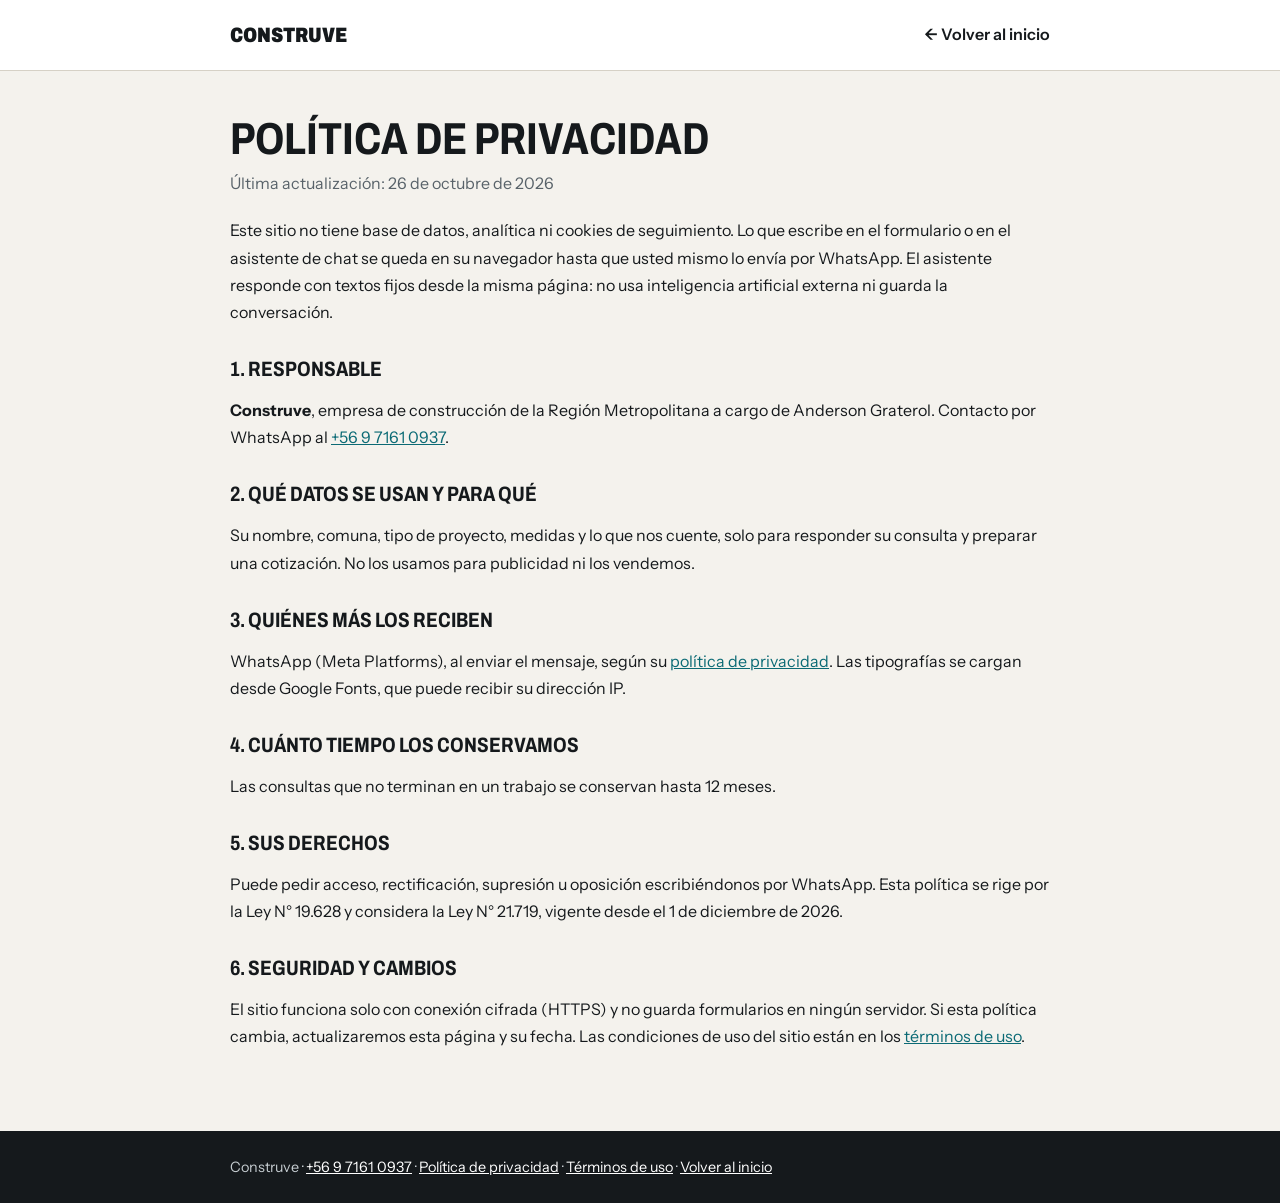
<file: privacidad.html>
<!doctype html>
<html lang="es-CL">
<head>
<meta charset="utf-8">
<meta name="viewport" content="width=device-width,initial-scale=1">
<title>Política de privacidad · Construve</title>
<meta name="description" content="Política de privacidad del sitio de Construve: qué datos se usan al cotizar, para qué y cómo ejercer sus derechos.">
<link rel="icon" href="favicon.ico" sizes="any"><link rel="icon" type="image/png" href="assets/favicon.png"><link rel="apple-touch-icon" href="assets/apple-touch-icon.png">
<link rel="canonical" href="https://construve.cl/privacidad.html">
<meta property="og:type" content="website"><meta property="og:locale" content="es_CL"><meta property="og:site_name" content="Construve">
<meta property="og:title" content="Política de privacidad · Construve"><meta property="og:description" content="Qué datos usa Construve cuando usted cotiza, para qué y cómo ejercer sus derechos.">
<meta property="og:url" content="https://construve.cl/privacidad.html"><meta property="og:image" content="https://construve.cl/assets/vista-previa.jpg"><meta property="og:image:width" content="1200"><meta property="og:image:height" content="630">
<meta name="twitter:card" content="summary_large_image">
<link rel="preconnect" href="https://fonts.googleapis.com"><link rel="preconnect" href="https://fonts.gstatic.com" crossorigin>
<link href="https://fonts.googleapis.com/css2?family=Archivo:wdth,wght@75..100,700..900&family=Instrument+Sans:wght@400;600&display=swap" rel="stylesheet">
<style>
:root{--tinta:#15191c;--suave:#59636a;--piedra:#f4f2ed;--linea:#d6d1c6;--agua:#0b6a75}
*{box-sizing:border-box}body{margin:0;font:400 1rem/1.7 "Instrument Sans",system-ui,sans-serif;color:var(--tinta);background:var(--piedra)}
.wrap{width:min(820px,100% - 36px);margin:0 auto}a{color:var(--agua)}
header{border-bottom:1px solid var(--linea);background:#fff}header .wrap{display:flex;justify-content:space-between;align-items:center;height:70px}
header b{font:900 1.3rem/1 "Archivo";font-stretch:80%;text-transform:uppercase}header a{text-decoration:none;font-weight:600;color:var(--tinta)}
main{padding:44px 0 64px}h1,h2{font-family:"Archivo",sans-serif;font-stretch:80%;line-height:1.1;text-transform:uppercase}
h1{font-size:clamp(2rem,6vw,2.8rem);margin:0 0 6px}h2{font-size:1.3rem;margin:32px 0 8px}
.upd{color:var(--suave);margin:0 0 20px}
footer{background:var(--tinta);color:#c5ccd0;padding:24px 0;font-size:.9rem}footer a{color:#fff}
</style>
</head>
<body>
<header><div class="wrap"><b>Construve</b><a href="./">&larr; Volver al inicio</a></div></header>
<main><div class="wrap">
<h1>Política de privacidad</h1>
<p class="upd">Última actualización: 26 de octubre de 2026</p>
<p>Este sitio no tiene base de datos, analítica ni cookies de seguimiento. Lo que escribe en el formulario o en el asistente de chat se queda en su navegador hasta que usted mismo lo envía por WhatsApp. El asistente responde con textos fijos desde la misma página: no usa inteligencia artificial externa ni guarda la conversación.</p>
<h2>1. Responsable</h2>
<p><strong>Construve</strong>, empresa de construcción de la Región Metropolitana a cargo de Anderson Graterol. Contacto por WhatsApp al <a href="https://wa.me/56971610937">+56 9 7161 0937</a>.</p>
<h2>2. Qué datos se usan y para qué</h2>
<p>Su nombre, comuna, tipo de proyecto, medidas y lo que nos cuente, solo para responder su consulta y preparar una cotización. No los usamos para publicidad ni los vendemos.</p>
<h2>3. Quiénes más los reciben</h2>
<p>WhatsApp (Meta Platforms), al enviar el mensaje, según su <a href="https://www.whatsapp.com/legal/privacy-policy" target="_blank" rel="noopener">política de privacidad</a>. Las tipografías se cargan desde Google Fonts, que puede recibir su dirección IP.</p>
<h2>4. Cuánto tiempo los conservamos</h2>
<p>Las consultas que no terminan en un trabajo se conservan hasta 12 meses.</p>
<h2>5. Sus derechos</h2>
<p>Puede pedir acceso, rectificación, supresión u oposición escribiéndonos por WhatsApp. Esta política se rige por la Ley N° 19.628 y considera la Ley N° 21.719, vigente desde el 1 de diciembre de 2026.</p>
<h2>6. Seguridad y cambios</h2>
<p>El sitio funciona solo con conexión cifrada (HTTPS) y no guarda formularios en ningún servidor. Si esta política cambia, actualizaremos esta página y su fecha. Las condiciones de uso del sitio están en los <a href="terminos.html">términos de uso</a>.</p>
</div></main>
<footer><div class="wrap">Construve · <a href="https://wa.me/56971610937">+56 9 7161 0937</a> · <a href="privacidad.html">Política de privacidad</a> · <a href="terminos.html">Términos de uso</a> · <a href="./">Volver al inicio</a></div></footer>
</body>
</html>
</file>
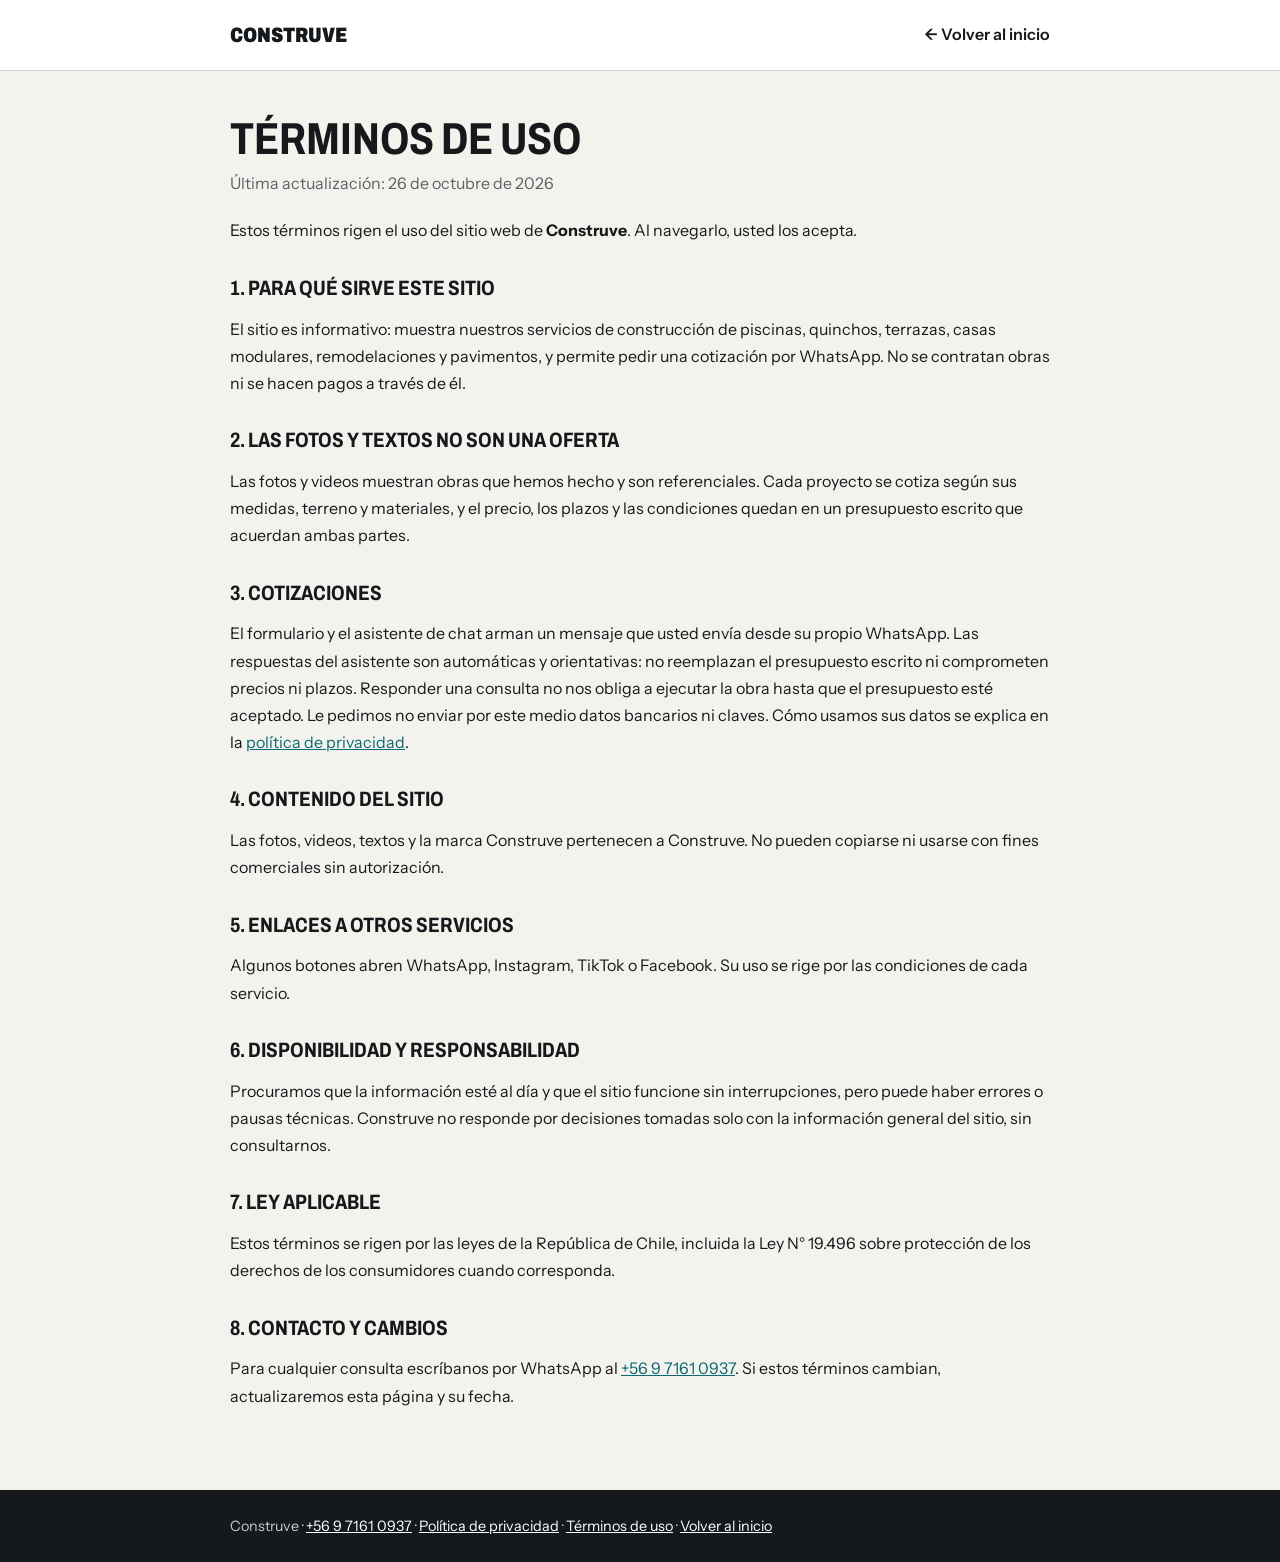
<file: terminos.html>
<!doctype html>
<html lang="es-CL">
<head>
<meta charset="utf-8">
<meta name="viewport" content="width=device-width,initial-scale=1">
<title>Términos de uso · Construve</title>
<meta name="description" content="Términos de uso del sitio web de Construve: para qué sirve, cotizaciones, contenido y responsabilidad.">
<link rel="icon" href="favicon.ico" sizes="any"><link rel="icon" type="image/png" href="assets/favicon.png"><link rel="apple-touch-icon" href="assets/apple-touch-icon.png">
<link rel="canonical" href="https://construve.cl/terminos.html">
<meta property="og:type" content="website"><meta property="og:locale" content="es_CL"><meta property="og:site_name" content="Construve">
<meta property="og:title" content="Términos de uso · Construve"><meta property="og:description" content="Condiciones para usar el sitio web de Construve.">
<meta property="og:url" content="https://construve.cl/terminos.html"><meta property="og:image" content="https://construve.cl/assets/vista-previa.jpg"><meta property="og:image:width" content="1200"><meta property="og:image:height" content="630">
<meta name="twitter:card" content="summary_large_image">
<link rel="preconnect" href="https://fonts.googleapis.com"><link rel="preconnect" href="https://fonts.gstatic.com" crossorigin>
<link href="https://fonts.googleapis.com/css2?family=Archivo:wdth,wght@75..100,700..900&family=Instrument+Sans:wght@400;600&display=swap" rel="stylesheet">
<style>
:root{--tinta:#15191c;--suave:#59636a;--piedra:#f4f2ed;--linea:#d6d1c6;--agua:#0b6a75}
*{box-sizing:border-box}body{margin:0;font:400 1rem/1.7 "Instrument Sans",system-ui,sans-serif;color:var(--tinta);background:var(--piedra)}
.wrap{width:min(820px,100% - 36px);margin:0 auto}a{color:var(--agua)}
header{border-bottom:1px solid var(--linea);background:#fff}header .wrap{display:flex;justify-content:space-between;align-items:center;height:70px}
header b{font:900 1.3rem/1 "Archivo";font-stretch:80%;text-transform:uppercase}header a{text-decoration:none;font-weight:600;color:var(--tinta)}
main{padding:44px 0 64px}h1,h2{font-family:"Archivo",sans-serif;font-stretch:80%;line-height:1.1;text-transform:uppercase}
h1{font-size:clamp(2rem,6vw,2.8rem);margin:0 0 6px}h2{font-size:1.3rem;margin:32px 0 8px}
.upd{color:var(--suave);margin:0 0 20px}
footer{background:var(--tinta);color:#c5ccd0;padding:24px 0;font-size:.9rem}footer a{color:#fff}
</style>
</head>
<body>
<header><div class="wrap"><b>Construve</b><a href="./">&larr; Volver al inicio</a></div></header>
<main><div class="wrap">
<h1>Términos de uso</h1>
<p class="upd">Última actualización: 26 de octubre de 2026</p>
<p>Estos términos rigen el uso del sitio web de <strong>Construve</strong>. Al navegarlo, usted los acepta.</p>
<h2>1. Para qué sirve este sitio</h2>
<p>El sitio es informativo: muestra nuestros servicios de construcción de piscinas, quinchos, terrazas, casas modulares, remodelaciones y pavimentos, y permite pedir una cotización por WhatsApp. No se contratan obras ni se hacen pagos a través de él.</p>
<h2>2. Las fotos y textos no son una oferta</h2>
<p>Las fotos y videos muestran obras que hemos hecho y son referenciales. Cada proyecto se cotiza según sus medidas, terreno y materiales, y el precio, los plazos y las condiciones quedan en un presupuesto escrito que acuerdan ambas partes.</p>
<h2>3. Cotizaciones</h2>
<p>El formulario y el asistente de chat arman un mensaje que usted envía desde su propio WhatsApp. Las respuestas del asistente son automáticas y orientativas: no reemplazan el presupuesto escrito ni comprometen precios ni plazos. Responder una consulta no nos obliga a ejecutar la obra hasta que el presupuesto esté aceptado. Le pedimos no enviar por este medio datos bancarios ni claves. Cómo usamos sus datos se explica en la <a href="privacidad.html">política de privacidad</a>.</p>
<h2>4. Contenido del sitio</h2>
<p>Las fotos, videos, textos y la marca Construve pertenecen a Construve. No pueden copiarse ni usarse con fines comerciales sin autorización.</p>
<h2>5. Enlaces a otros servicios</h2>
<p>Algunos botones abren WhatsApp, Instagram, TikTok o Facebook. Su uso se rige por las condiciones de cada servicio.</p>
<h2>6. Disponibilidad y responsabilidad</h2>
<p>Procuramos que la información esté al día y que el sitio funcione sin interrupciones, pero puede haber errores o pausas técnicas. Construve no responde por decisiones tomadas solo con la información general del sitio, sin consultarnos.</p>
<h2>7. Ley aplicable</h2>
<p>Estos términos se rigen por las leyes de la República de Chile, incluida la Ley N° 19.496 sobre protección de los derechos de los consumidores cuando corresponda.</p>
<h2>8. Contacto y cambios</h2>
<p>Para cualquier consulta escríbanos por WhatsApp al <a href="https://wa.me/56971610937">+56 9 7161 0937</a>. Si estos términos cambian, actualizaremos esta página y su fecha.</p>
</div></main>
<footer><div class="wrap">Construve · <a href="https://wa.me/56971610937">+56 9 7161 0937</a> · <a href="privacidad.html">Política de privacidad</a> · <a href="terminos.html">Términos de uso</a> · <a href="./">Volver al inicio</a></div></footer>
</body>
</html>
</file>
<file: asistente.css>
/* Variables de Construve para el asistente (copia de motor/asistente/asistente.css) */
.asis{--bg:#fff;--surface:var(--piedra);--text:var(--tinta);--muted:var(--suave);--accent:var(--agua);--line:var(--linea);--font:"Instrument Sans",system-ui,sans-serif;--display:"Archivo",system-ui,sans-serif;--asis-tone:var(--agua2)}
/* Asistente de reservas — hereda los colores y la tipografía de la página (--bg, --surface, --text, --muted, --accent, --line, --font) */
.asis{--asis-ink:var(--asis-tone,color-mix(in srgb,var(--accent) 62%,#1a1208));position:fixed;right:18px;bottom:82px;z-index:61;width:min(390px,calc(100vw - 24px));max-height:min(580px,calc(100dvh - 106px));display:flex;flex-direction:column;background:var(--bg);color:var(--text);font-family:var(--font);border:1px solid var(--line);border-radius:var(--asis-radius,10px);box-shadow:0 2px 6px rgba(0,0,0,.06),0 22px 48px -12px rgba(0,0,0,.28);opacity:0;transform:translateY(14px) scale(.98);transform-origin:bottom right}
.asis[hidden]{display:none}
@media (prefers-reduced-motion:no-preference){.asis{transition:opacity .28s cubic-bezier(.16,1,.3,1),transform .28s cubic-bezier(.16,1,.3,1)}}
.asis.is-open{opacity:1;transform:none}
.asis ::selection{background:color-mix(in srgb,var(--accent) 30%,transparent)}
.asis-head{display:flex;justify-content:space-between;align-items:flex-start;gap:12px;padding:16px 16px 13px 20px;border-bottom:1px solid var(--line)}
.asis-head strong{display:block;font-family:var(--display,var(--font));font-weight:600;font-size:1.2rem;line-height:1.4}
.asis-head span{display:block;margin-top:3px;font-size:.78rem;line-height:1.4;color:var(--muted)}
.asis-x{flex:none;width:44px;height:44px;display:grid;place-items:center;background:none;border:0;border-radius:50%;color:var(--muted);cursor:pointer}
.asis-x:hover{background:var(--surface);color:var(--text)}
.asis-x svg,.asis-form svg{width:18px;height:18px;fill:none;stroke:currentColor;stroke-width:1.8;stroke-linecap:round;stroke-linejoin:round}
.asis-log{flex:1 1 auto;min-height:120px;overflow-y:auto;padding:18px 20px 6px;scrollbar-width:thin;scrollbar-color:var(--line) transparent}
.asis-log p{margin:0 0 12px;font-size:.98rem;line-height:1.5}
.asis-log .a{max-width:34ch}
.asis-log .asis-dots{color:var(--muted);letter-spacing:.3em}
.asis-log .me{margin-left:auto;width:fit-content;max-width:88%;text-align:right;font-style:italic;color:var(--asis-ink);border-bottom:1px solid var(--accent);padding-bottom:2px}
.asis-log .quote{padding:12px 14px;background:var(--surface);border:1px solid var(--line);border-radius:var(--asis-radius,6px);font-size:.92rem;color:var(--text)}
.asis-opts{display:flex;flex-wrap:wrap;gap:8px;padding:4px 20px 14px}
.asis-opts:empty{display:none}
.asis-chip{font:inherit;font-size:.92rem;line-height:1.4;min-height:44px;display:inline-flex;align-items:center;padding:9px 15px;background:transparent;color:var(--asis-ink);border:1px solid var(--accent);border-radius:var(--asis-radius,6px);cursor:pointer;text-decoration:none;transition:background .15s ease,color .15s ease}
.asis-chip:hover{background:color-mix(in srgb,var(--accent) 14%,transparent)}
.asis-chip.is-primary{background:var(--asis-ink);border-color:var(--asis-ink);color:var(--asis-on,#fff);font-weight:600}
.asis-chip.is-primary:hover{filter:brightness(1.12);background:var(--asis-ink)}
.asis-form{display:flex;gap:8px;padding:12px 14px 14px 20px;border-top:1px solid var(--line)}
.asis-form input{flex:1;min-width:0;font:inherit;font-size:16px;color:var(--text);background:transparent;border:0;border-bottom:1px solid var(--line);padding:8px 2px;border-radius:0;caret-color:var(--accent)}
.asis-form input::placeholder{color:var(--muted)}
.asis-form input:focus{outline:none;border-bottom-color:var(--accent)}
.asis-form button{flex:none;width:44px;height:44px;display:grid;place-items:center;background:var(--asis-ink);color:var(--asis-on,#fff);border:0;border-radius:50%;cursor:pointer}
.asis-form button:hover{filter:brightness(1.12)}
.asis :focus-visible,.fab:focus-visible{outline:2px solid var(--asis-ink,var(--accent));outline-offset:2px}
.asis-sr{position:absolute;width:1px;height:1px;overflow:hidden;clip:rect(0 0 0 0);white-space:nowrap}
@media (max-width:560px){.asis{right:10px;left:10px;width:auto;bottom:78px}.fab .fab-txt{display:inline}}
.asis-direct{display:inline-flex;align-items:center;min-height:32px;margin-top:2px;font-size:.82rem;color:var(--asis-ink);text-decoration:underline;text-underline-offset:3px}

/* Construve: en el celular el panel queda sobre la barra de abajo */
@media (max-width:560px){.asis{bottom:calc(122px + env(safe-area-inset-bottom,0px));max-height:calc(100dvh - 140px)}}
</file>
